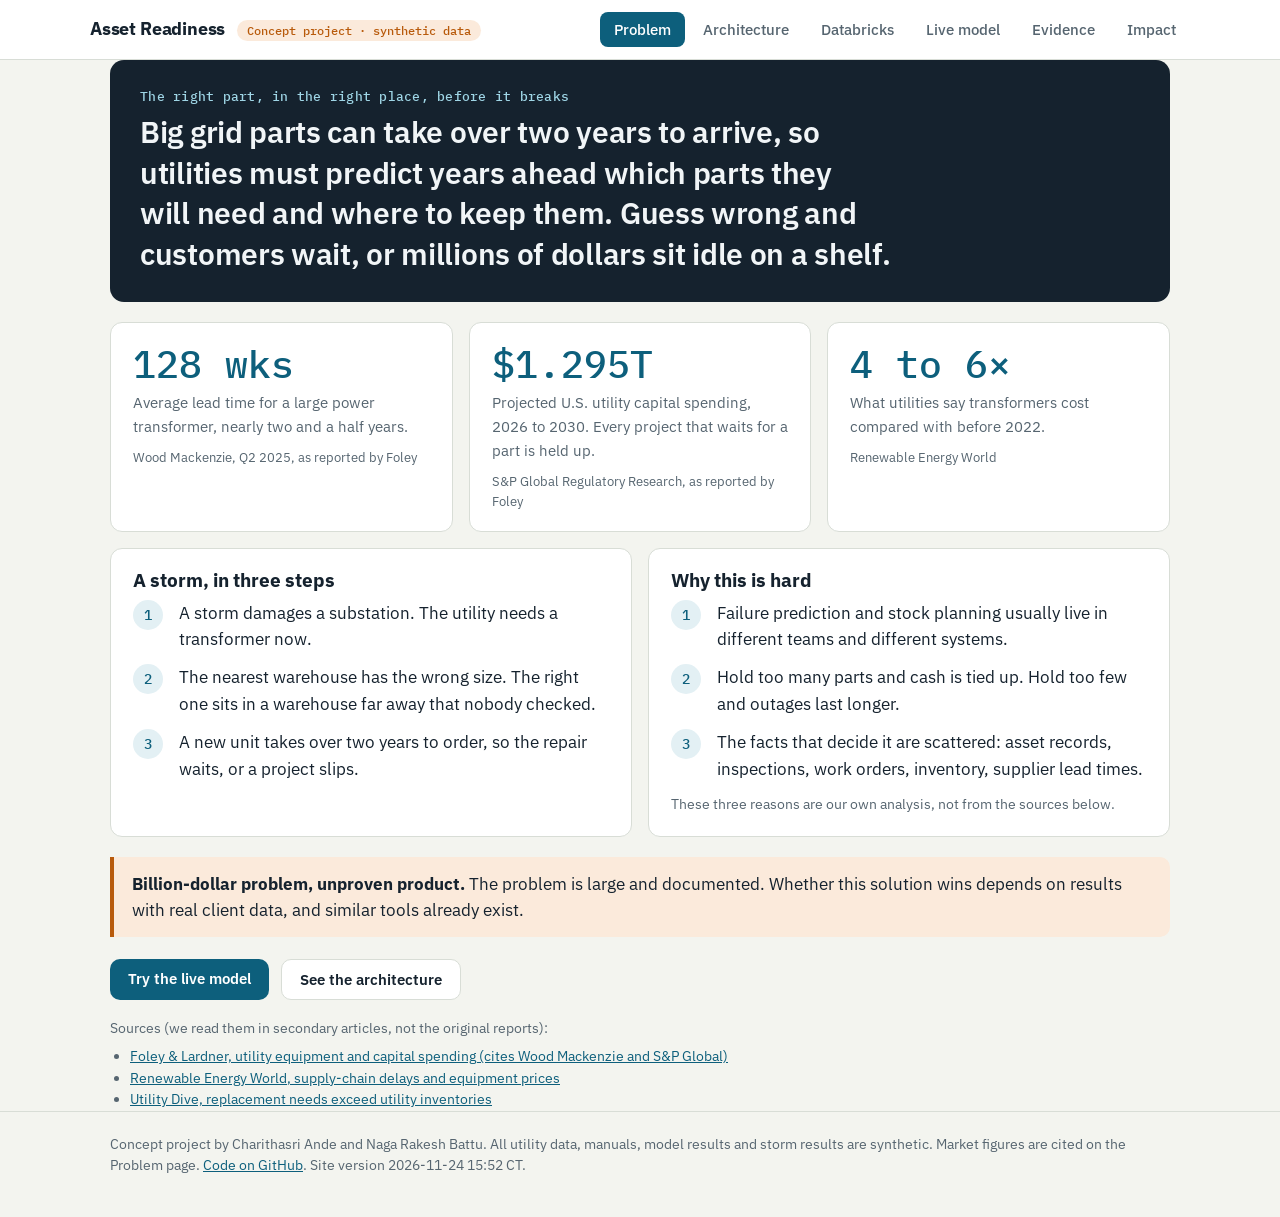
<file: index.html>
<!DOCTYPE html>
<html lang="en">
<head>
<meta charset="utf-8">
<meta name="viewport" content="width=device-width, initial-scale=1">
<title>Problem · Asset Readiness</title>
<meta name="description" content="Asset Readiness: a concept project that predicts which grid equipment will fail and where to keep spare parts. Synthetic data, tested code.">
<link rel="preconnect" href="https://fonts.googleapis.com">
<link rel="preconnect" href="https://fonts.gstatic.com" crossorigin>
<link href="https://fonts.googleapis.com/css2?family=IBM+Plex+Mono:wght@400;500&family=IBM+Plex+Sans:wght@400;500;600;700&display=swap" rel="stylesheet">
<link rel="icon" href="data:image/svg+xml,%3Csvg xmlns=%27http://www.w3.org/2000/svg%27 viewBox=%270 0 32 32%27%3E%3Crect width=%2732%27 height=%2732%27 rx=%277%27 fill=%27%230d5f7c%27/%3E%3Cpath d=%27M8 22 L16 8 L24 22 M11 17 H21%27 stroke=%27white%27 stroke-width=%273%27 fill=%27none%27 stroke-linecap=%27round%27 stroke-linejoin=%27round%27/%3E%3C/svg%3E">
<meta property="og:title" content="Asset Readiness">
<meta property="og:description" content="The right part, in the right place, before it breaks. A concept project on synthetic data.">
<link rel="stylesheet" href="site.css?v=202611241552">
</head>
<body>
<a class="skip" href="#main">Skip to content</a>
<header class="top"><div class="wrap bar">
  <a class="brand" href="index.html"><b>Asset Readiness</b><span class="tag">Concept project · synthetic data</span></a>
  <nav aria-label="Pages"><a href="index.html" aria-current="page">Problem</a><a href="architecture.html">Architecture</a><a href="databricks.html">Databricks</a><a href="live.html">Live model</a><a href="evidence.html">Evidence</a><a href="impact.html">Impact</a></nav>
</div></header>
<main class="wrap" id="main">

<div class="statement">
  <p class="eyebrow">The right part, in the right place, before it breaks</p>
  <p class="big">Big grid parts can take over two years to arrive, so utilities must predict years ahead which parts they will need and where to keep them. Guess wrong and customers wait, or millions of dollars sit idle on a shelf.</p>
</div>
<div class="grid g3">
  <div class="card stat"><b>128 wks</b><span>Average lead time for a large power transformer, nearly two and a half years.</span><small>Wood Mackenzie, Q2 2025, as reported by Foley</small></div>
  <div class="card stat"><b>$1.295T</b><span>Projected U.S. utility capital spending, 2026 to 2030. Every project that waits for a part is held up.</span><small>S&amp;P Global Regulatory Research, as reported by Foley</small></div>
  <div class="card stat"><b>4 to 6×</b><span>What utilities say transformers cost compared with before 2022.</span><small>Renewable Energy World</small></div>
</div>
<div class="grid g2" style="margin-top:16px">
  <div class="card"><h3>A storm, in three steps</h3><ol class="steps">
    <li><p>A storm damages a substation. The utility needs a transformer now.</p></li>
    <li><p>The nearest warehouse has the wrong size. The right one sits in a warehouse far away that nobody checked.</p></li>
    <li><p>A new unit takes over two years to order, so the repair waits, or a project slips.</p></li></ol></div>
  <div class="card"><h3>Why this is hard</h3><ol class="steps">
    <li><p>Failure prediction and stock planning usually live in different teams and different systems.</p></li>
    <li><p>Hold too many parts and cash is tied up. Hold too few and outages last longer.</p></li>
    <li><p>The facts that decide it are scattered: asset records, inspections, work orders, inventory, supplier lead times.</p></li></ol>
    <p class="src" style="margin-top:12px">These three reasons are our own analysis, not from the sources below.</p></div>
</div>
<div class="note"><b>Billion-dollar problem, unproven product.</b> The problem is large and documented. Whether this solution wins depends on results with real client data, and similar tools already exist.</div>
<div class="cta"><a class="btn" href="live.html">Try the live model</a><a class="btn ghost" href="architecture.html">See the architecture</a></div>
<div class="src">Sources (we read them in secondary articles, not the original reports):
  <ul>
    <li><a href="https://www.foley.com/?p=125261" target="_blank" rel="noopener">Foley &amp; Lardner, utility equipment and capital spending (cites Wood Mackenzie and S&amp;P Global)</a></li>
    <li><a href="https://www.renewableenergyworld.com/?p=80798132761" target="_blank" rel="noopener">Renewable Energy World, supply-chain delays and equipment prices</a></li>
    <li><a href="https://www.utilitydive.com/news/electric-transformer-shortage-nrel-niac/738947/" target="_blank" rel="noopener">Utility Dive, replacement needs exceed utility inventories</a></li>
  </ul></div>

</main>
<footer><div class="wrap">Concept project by Charithasri Ande and Naga Rakesh Battu. All utility data, manuals, model results and storm results are synthetic. Market figures are cited on the Problem page. <a href="https://github.com/Naga-Rakesh-Battu/Asset-readiness" target="_blank" rel="noopener">Code on GitHub</a>. Site version 2026-11-24 15:52 CT.</div></footer>

<script src="site.js?v=202611241552"></script>
</body>
</html>
</file>
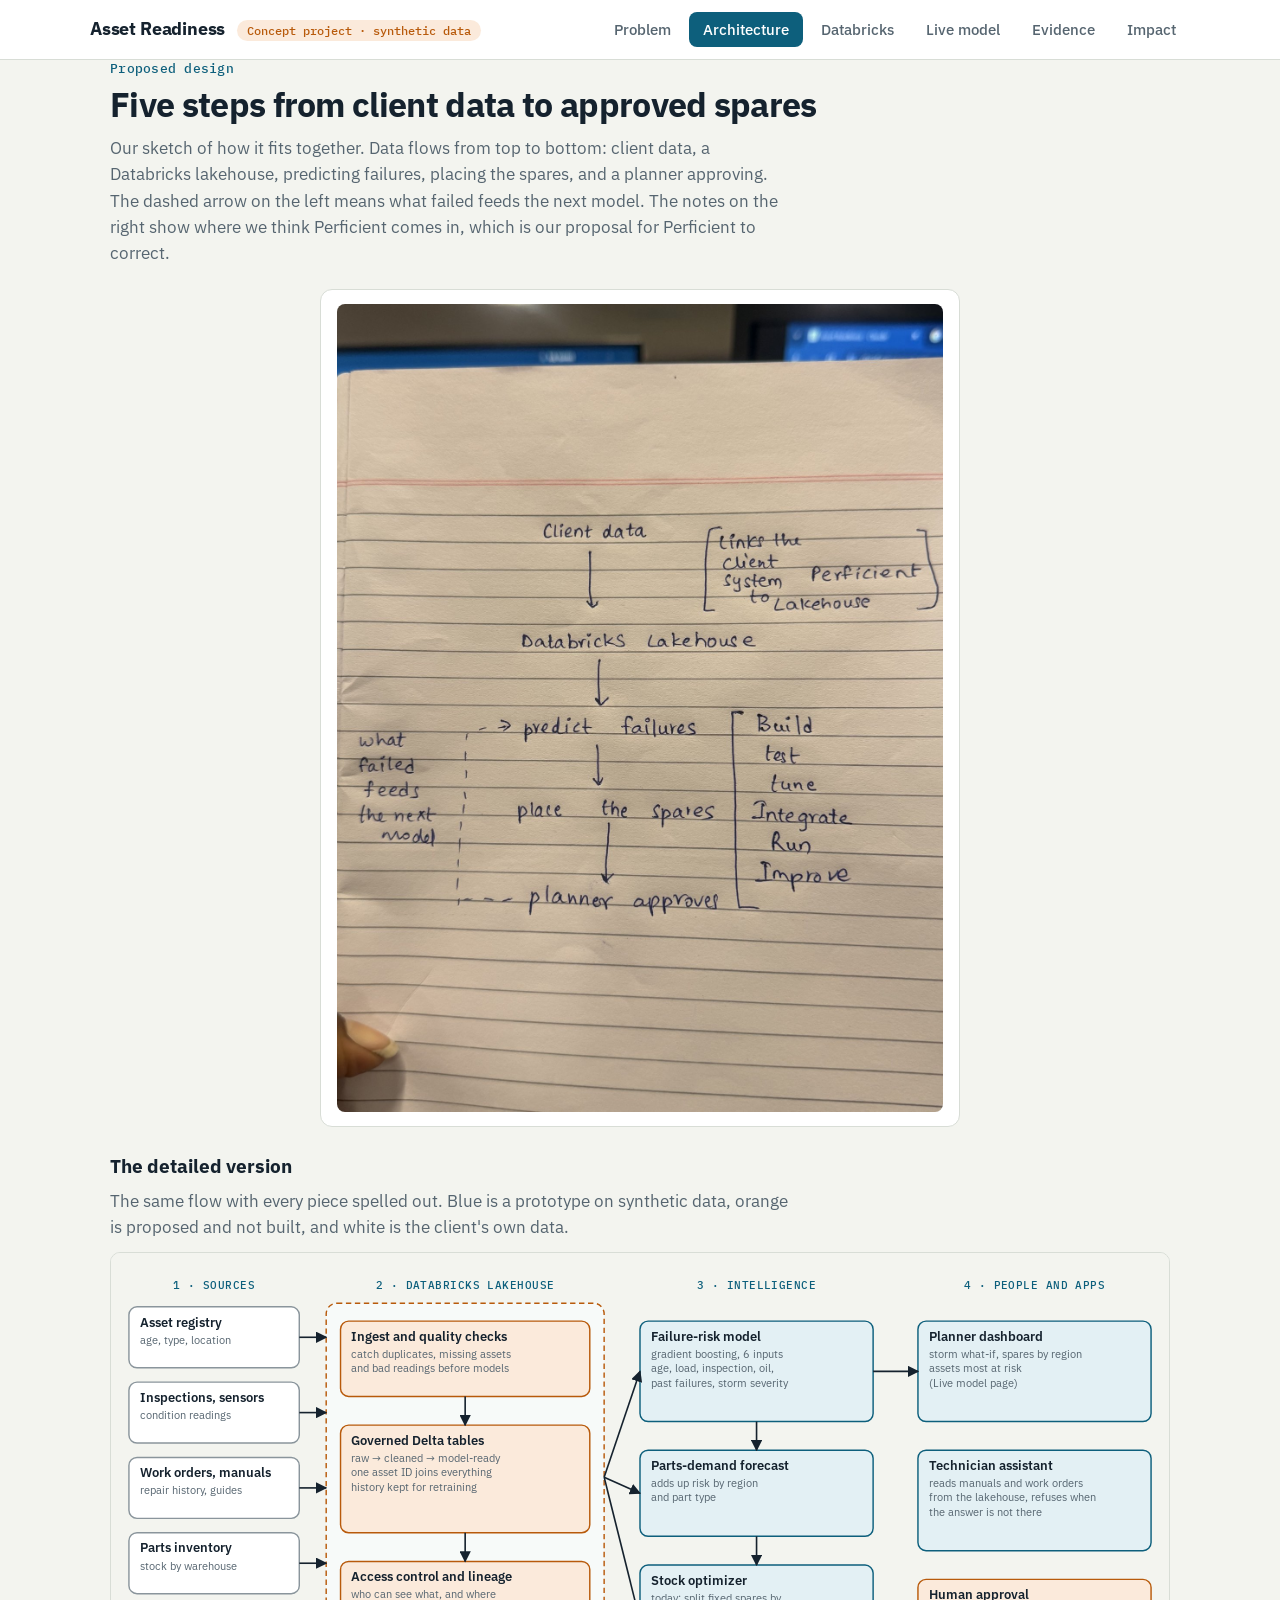
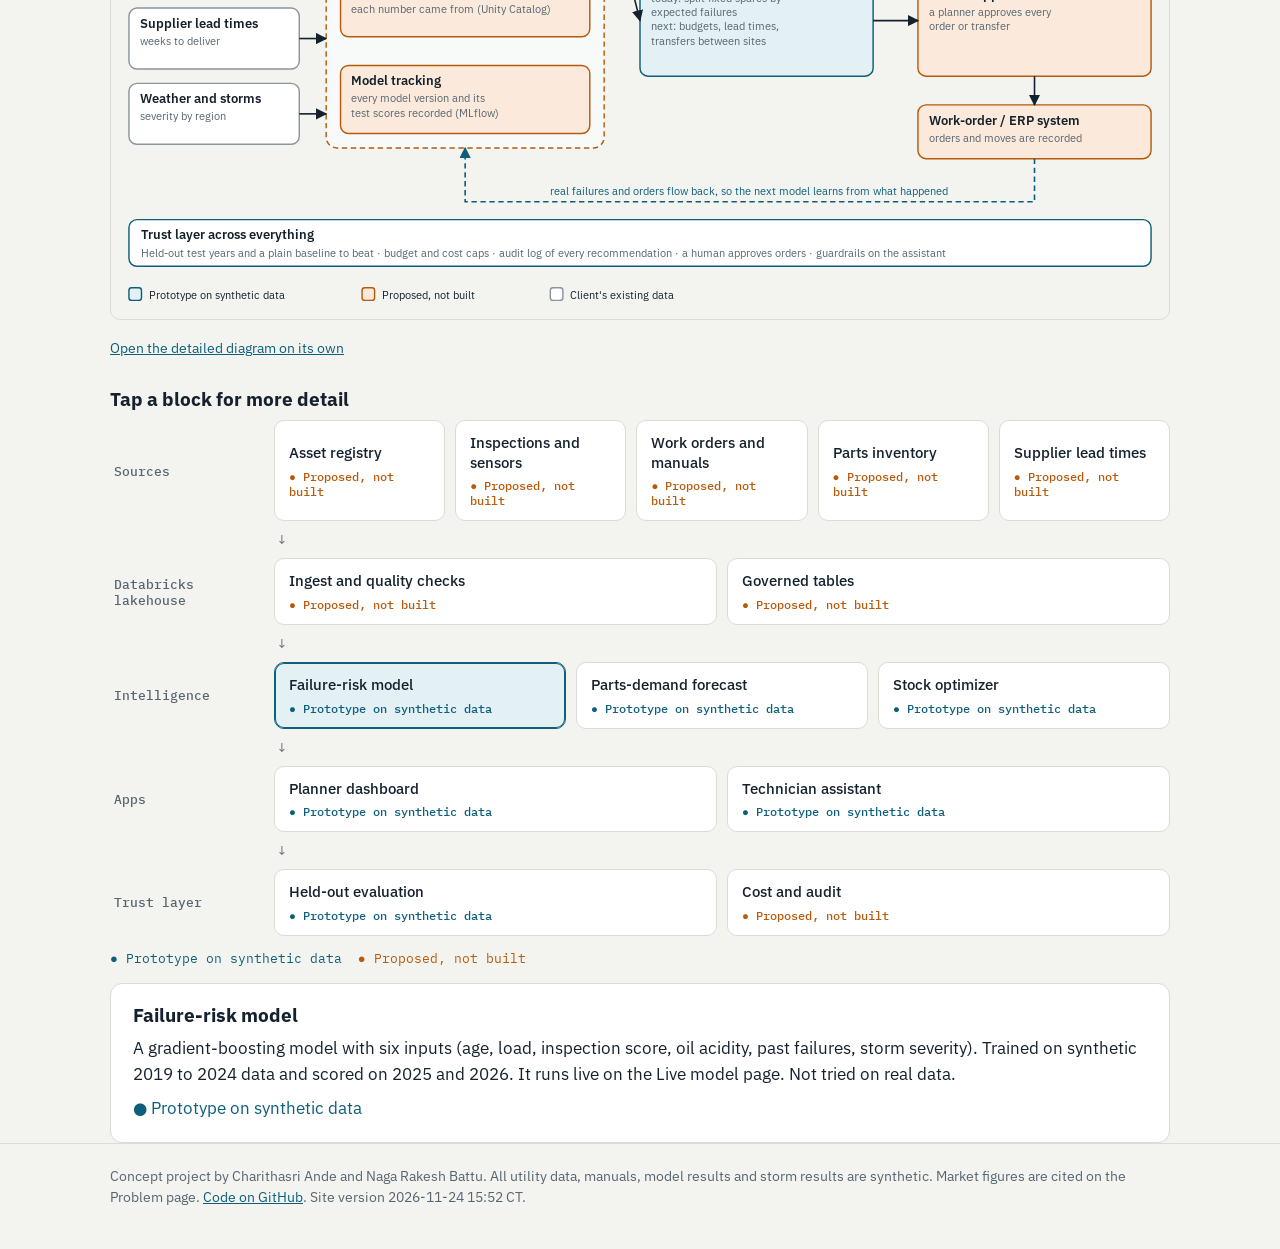
<file: architecture.html>
<!DOCTYPE html>
<html lang="en">
<head>
<meta charset="utf-8">
<meta name="viewport" content="width=device-width, initial-scale=1">
<title>Architecture · Asset Readiness</title>
<meta name="description" content="Asset Readiness: a concept project that predicts which grid equipment will fail and where to keep spare parts. Synthetic data, tested code.">
<link rel="preconnect" href="https://fonts.googleapis.com">
<link rel="preconnect" href="https://fonts.gstatic.com" crossorigin>
<link href="https://fonts.googleapis.com/css2?family=IBM+Plex+Mono:wght@400;500&family=IBM+Plex+Sans:wght@400;500;600;700&display=swap" rel="stylesheet">
<link rel="icon" href="data:image/svg+xml,%3Csvg xmlns=%27http://www.w3.org/2000/svg%27 viewBox=%270 0 32 32%27%3E%3Crect width=%2732%27 height=%2732%27 rx=%277%27 fill=%27%230d5f7c%27/%3E%3Cpath d=%27M8 22 L16 8 L24 22 M11 17 H21%27 stroke=%27white%27 stroke-width=%273%27 fill=%27none%27 stroke-linecap=%27round%27 stroke-linejoin=%27round%27/%3E%3C/svg%3E">
<meta property="og:title" content="Asset Readiness">
<meta property="og:description" content="The right part, in the right place, before it breaks. A concept project on synthetic data.">
<link rel="stylesheet" href="site.css?v=202611241552">
</head>
<body>
<a class="skip" href="#main">Skip to content</a>
<header class="top"><div class="wrap bar">
  <a class="brand" href="index.html"><b>Asset Readiness</b><span class="tag">Concept project · synthetic data</span></a>
  <nav aria-label="Pages"><a href="index.html">Problem</a><a href="architecture.html" aria-current="page">Architecture</a><a href="databricks.html">Databricks</a><a href="live.html">Live model</a><a href="evidence.html">Evidence</a><a href="impact.html">Impact</a></nav>
</div></header>
<main class="wrap" id="main">

<p class="eyebrow">Proposed design</p>
<h2>Five steps from client data to approved spares</h2>
<p class="lede">Our sketch of how it fits together. Data flows from top to bottom: client data, a Databricks lakehouse, predicting failures, placing the spares, and a planner approving. The dashed arrow on the left means what failed feeds the next model. The notes on the right show where we think Perficient comes in, which is our proposal for Perficient to correct.</p>
<figure class="card fig" style="max-width:640px;margin:0 auto"><img src="architecture.jpg?v=202611241552" alt="Hand-drawn architecture. Client data flows down to a Databricks Lakehouse, then predict failures, place the spares, and planner approves. A dashed arrow labeled what failed feeds the next model returns to predict failures. Perficient links the client system to the lakehouse and handles build, test, tune, integrate, run and improve." style="width:100%;height:auto;border-radius:8px;display:block"></figure>
<h3 class="sec">The detailed version</h3>
<p class="lede" style="margin-bottom:12px">The same flow with every piece spelled out. Blue is a prototype on synthetic data, orange is proposed and not built, and white is the client's own data.</p>
<div class="tblwrap" style="background:var(--paper)"><div style="min-width:860px"><svg xmlns="http://www.w3.org/2000/svg" viewBox="0 0 1180 734" width="100%" role="img" aria-labelledby="ar2-title ar2-desc" class="ar-diagram">
<title id="ar2-title">Asset Readiness detailed architecture</title>
<desc id="ar2-desc">Data from six sources flows into a Databricks lakehouse, then through a failure-risk model, a parts-demand forecast and a stock optimizer, then to a planner dashboard, a technician assistant and human approval, with a trust layer across all of it.</desc>
<style>.ar-t{font:600 14px "IBM Plex Sans",system-ui,Arial,sans-serif}.ar-s{font:400 12.5px "IBM Plex Sans",system-ui,Arial,sans-serif}.ar-c{font:500 12.5px "IBM Plex Mono",ui-monospace,monospace;fill:#0d5f7c;letter-spacing:.04em}.ar-lg{font:400 12.5px "IBM Plex Sans",system-ui,Arial,sans-serif;fill:#15222e}</style>
<defs><marker id="ar-ah" viewBox="0 0 10 10" refX="9" refY="5" markerWidth="7" markerHeight="7" orient="auto-start-reverse"><path d="M0,0 L10,5 L0,10 z" fill="#15222e"/></marker>
<marker id="ar-ah2" viewBox="0 0 10 10" refX="9" refY="5" markerWidth="7" markerHeight="7" orient="auto-start-reverse"><path d="M0,0 L10,5 L0,10 z" fill="#0d5f7c"/></marker></defs>
<rect width="1180" height="734" fill="#f3f4ef"/>
<text x="115.0" y="40" class="ar-c" text-anchor="middle">1 · SOURCES</text>
<text x="395.0" y="40" class="ar-c" text-anchor="middle">2 · DATABRICKS LAKEHOUSE</text>
<text x="720.0" y="40" class="ar-c" text-anchor="middle">3 · INTELLIGENCE</text>
<text x="1030.0" y="40" class="ar-c" text-anchor="middle">4 · PEOPLE AND APPS</text>
<rect x="20" y="60" width="190" height="68" rx="9" fill="#ffffff" stroke="#8a959c" stroke-width="1.6"/>
<text x="32" y="82" class="ar-t" fill="#15222e">Asset registry</text>
<text x="32" y="101" class="ar-s" fill="#566570">age, type, location</text>
<rect x="20" y="144" width="190" height="68" rx="9" fill="#ffffff" stroke="#8a959c" stroke-width="1.6"/>
<text x="32" y="166" class="ar-t" fill="#15222e">Inspections, sensors</text>
<text x="32" y="185" class="ar-s" fill="#566570">condition readings</text>
<rect x="20" y="228" width="190" height="68" rx="9" fill="#ffffff" stroke="#8a959c" stroke-width="1.6"/>
<text x="32" y="250" class="ar-t" fill="#15222e">Work orders, manuals</text>
<text x="32" y="269" class="ar-s" fill="#566570">repair history, guides</text>
<rect x="20" y="312" width="190" height="68" rx="9" fill="#ffffff" stroke="#8a959c" stroke-width="1.6"/>
<text x="32" y="334" class="ar-t" fill="#15222e">Parts inventory</text>
<text x="32" y="353" class="ar-s" fill="#566570">stock by warehouse</text>
<rect x="20" y="396" width="190" height="68" rx="9" fill="#ffffff" stroke="#8a959c" stroke-width="1.6"/>
<text x="32" y="418" class="ar-t" fill="#15222e">Supplier lead times</text>
<text x="32" y="437" class="ar-s" fill="#566570">weeks to deliver</text>
<rect x="20" y="480" width="190" height="68" rx="9" fill="#ffffff" stroke="#8a959c" stroke-width="1.6"/>
<text x="32" y="502" class="ar-t" fill="#15222e">Weather and storms</text>
<text x="32" y="521" class="ar-s" fill="#566570">severity by region</text>
<rect x="240" y="56" width="310" height="496" rx="12" fill="#f7faf9" stroke="#b85a0b" stroke-width="1.6" stroke-dasharray="6 4"/>
<rect x="256" y="76" width="278" height="84" rx="9" fill="#fbeadb" stroke="#b85a0b" stroke-width="1.6"/>
<text x="268" y="98" class="ar-t" fill="#15222e">Ingest and quality checks</text>
<text x="268" y="117" class="ar-s" fill="#566570">catch duplicates, missing assets</text>
<text x="268" y="133" class="ar-s" fill="#566570">and bad readings before models</text>
<rect x="256" y="192" width="278" height="120" rx="9" fill="#fbeadb" stroke="#b85a0b" stroke-width="1.6"/>
<text x="268" y="214" class="ar-t" fill="#15222e">Governed Delta tables</text>
<text x="268" y="233" class="ar-s" fill="#566570">raw  →  cleaned  →  model-ready</text>
<text x="268" y="249" class="ar-s" fill="#566570">one asset ID joins everything</text>
<text x="268" y="265" class="ar-s" fill="#566570">history kept for retraining</text>
<rect x="256" y="344" width="278" height="84" rx="9" fill="#fbeadb" stroke="#b85a0b" stroke-width="1.6"/>
<text x="268" y="366" class="ar-t" fill="#15222e">Access control and lineage</text>
<text x="268" y="385" class="ar-s" fill="#566570">who can see what, and where</text>
<text x="268" y="401" class="ar-s" fill="#566570">each number came from (Unity Catalog)</text>
<rect x="256" y="460" width="278" height="76" rx="9" fill="#fbeadb" stroke="#b85a0b" stroke-width="1.6"/>
<text x="268" y="482" class="ar-t" fill="#15222e">Model tracking</text>
<text x="268" y="501" class="ar-s" fill="#566570">every model version and its</text>
<text x="268" y="517" class="ar-s" fill="#566570">test scores recorded (MLflow)</text>
<rect x="590" y="76" width="260" height="112" rx="9" fill="#e3f0f4" stroke="#0d5f7c" stroke-width="1.6"/>
<text x="602" y="98" class="ar-t" fill="#15222e">Failure-risk model</text>
<text x="602" y="117" class="ar-s" fill="#566570">gradient boosting, 6 inputs</text>
<text x="602" y="133" class="ar-s" fill="#566570">age, load, inspection, oil,</text>
<text x="602" y="149" class="ar-s" fill="#566570">past failures, storm severity</text>
<rect x="590" y="220" width="260" height="96" rx="9" fill="#e3f0f4" stroke="#0d5f7c" stroke-width="1.6"/>
<text x="602" y="242" class="ar-t" fill="#15222e">Parts-demand forecast</text>
<text x="602" y="261" class="ar-s" fill="#566570">adds up risk by region</text>
<text x="602" y="277" class="ar-s" fill="#566570">and part type</text>
<rect x="590" y="348" width="260" height="124" rx="9" fill="#e3f0f4" stroke="#0d5f7c" stroke-width="1.6"/>
<text x="602" y="370" class="ar-t" fill="#15222e">Stock optimizer</text>
<text x="602" y="389" class="ar-s" fill="#566570">today: split fixed spares by</text>
<text x="602" y="405" class="ar-s" fill="#566570">expected failures</text>
<text x="602" y="421" class="ar-s" fill="#566570">next: budgets, lead times,</text>
<text x="602" y="437" class="ar-s" fill="#566570">transfers between sites</text>
<rect x="900" y="76" width="260" height="112" rx="9" fill="#e3f0f4" stroke="#0d5f7c" stroke-width="1.6"/>
<text x="912" y="98" class="ar-t" fill="#15222e">Planner dashboard</text>
<text x="912" y="117" class="ar-s" fill="#566570">storm what-if, spares by region</text>
<text x="912" y="133" class="ar-s" fill="#566570">assets most at risk</text>
<text x="912" y="149" class="ar-s" fill="#566570">(Live model page)</text>
<rect x="900" y="220" width="260" height="112" rx="9" fill="#e3f0f4" stroke="#0d5f7c" stroke-width="1.6"/>
<text x="912" y="242" class="ar-t" fill="#15222e">Technician assistant</text>
<text x="912" y="261" class="ar-s" fill="#566570">reads manuals and work orders</text>
<text x="912" y="277" class="ar-s" fill="#566570">from the lakehouse, refuses when</text>
<text x="912" y="293" class="ar-s" fill="#566570">the answer is not there</text>
<rect x="900" y="364" width="260" height="108" rx="9" fill="#fbeadb" stroke="#b85a0b" stroke-width="1.6"/>
<text x="912" y="386" class="ar-t" fill="#15222e">Human approval</text>
<text x="912" y="405" class="ar-s" fill="#566570">a planner approves every</text>
<text x="912" y="421" class="ar-s" fill="#566570">order or transfer</text>
<rect x="900" y="504" width="260" height="60" rx="9" fill="#fbeadb" stroke="#b85a0b" stroke-width="1.6"/>
<text x="912" y="526" class="ar-t" fill="#15222e">Work-order / ERP system</text>
<text x="912" y="545" class="ar-s" fill="#566570">orders and moves are recorded</text>
<path d="M210,94 L240,94" stroke="#15222e" stroke-width="1.8" fill="none" marker-end="url(#ar-ah)"/>
<path d="M210,178 L240,178" stroke="#15222e" stroke-width="1.8" fill="none" marker-end="url(#ar-ah)"/>
<path d="M210,262 L240,262" stroke="#15222e" stroke-width="1.8" fill="none" marker-end="url(#ar-ah)"/>
<path d="M210,346 L240,346" stroke="#15222e" stroke-width="1.8" fill="none" marker-end="url(#ar-ah)"/>
<path d="M210,430 L240,430" stroke="#15222e" stroke-width="1.8" fill="none" marker-end="url(#ar-ah)"/>
<path d="M210,514 L240,514" stroke="#15222e" stroke-width="1.8" fill="none" marker-end="url(#ar-ah)"/>
<path d="M395,160 L395,192" stroke="#15222e" stroke-width="1.8" fill="none" marker-end="url(#ar-ah)"/>
<path d="M395,312 L395,344" stroke="#15222e" stroke-width="1.8" fill="none" marker-end="url(#ar-ah)"/>
<path d="M550,250 L590,132" stroke="#15222e" stroke-width="1.8" fill="none" marker-end="url(#ar-ah)"/>
<path d="M550,250 L590,268" stroke="#15222e" stroke-width="1.8" fill="none" marker-end="url(#ar-ah)"/>
<path d="M550,250 L590,410" stroke="#15222e" stroke-width="1.8" fill="none" marker-end="url(#ar-ah)"/>
<path d="M720,188 L720,220" stroke="#15222e" stroke-width="1.8" fill="none" marker-end="url(#ar-ah)"/>
<path d="M720,316 L720,348" stroke="#15222e" stroke-width="1.8" fill="none" marker-end="url(#ar-ah)"/>
<path d="M850,132 L900,132" stroke="#15222e" stroke-width="1.8" fill="none" marker-end="url(#ar-ah)"/>
<path d="M850,410 L900,410" stroke="#15222e" stroke-width="1.8" fill="none" marker-end="url(#ar-ah)"/>
<path d="M1030,472 L1030,504" stroke="#15222e" stroke-width="1.8" fill="none" marker-end="url(#ar-ah)"/>
<path d="M1030,564 L1030,612 L395,612 L395,552" stroke="#0d5f7c" stroke-width="1.8" fill="none" stroke-dasharray="6 4" marker-end="url(#ar-ah2)"/>
<text x="712" y="604" class="ar-s" fill="#0d5f7c" text-anchor="middle">real failures and orders flow back, so the next model learns from what happened</text>
<rect x="20" y="632" width="1140" height="52" rx="9" fill="#ffffff" stroke="#0d5f7c" stroke-width="1.6"/>
<text x="34" y="654" class="ar-t" fill="#15222e">Trust layer across everything</text>
<text x="34" y="674" class="ar-s" fill="#566570">Held-out test years and a plain baseline to beat  ·  budget and cost caps  ·  audit log of every recommendation  ·  a human approves orders  ·  guardrails on the assistant</text>
<g transform="translate(20,708)"><rect width="14" height="14" rx="3" fill="#e3f0f4" stroke="#0d5f7c" stroke-width="1.6"/><text x="22" y="12" class="ar-lg">Prototype on synthetic data</text>
<rect x="260" width="14" height="14" rx="3" fill="#fbeadb" stroke="#b85a0b" stroke-width="1.6"/><text x="282" y="12" class="ar-lg">Proposed, not built</text>
<rect x="470" width="14" height="14" rx="3" fill="#ffffff" stroke="#8a959c" stroke-width="1.6"/><text x="492" y="12" class="ar-lg">Client's existing data</text></g>
</svg></div></div>
<p class="src"><a href="architecture_detailed.svg" target="_blank" rel="noopener">Open the detailed diagram on its own</a></p>
<h3 class="sec">Tap a block for more detail</h3>
<div class="layers" id="layers"></div>
<div class="legend"><span class="st-sim">● Prototype on synthetic data</span><span class="st-prop">● Proposed, not built</span></div>
<div class="card detail" id="detail" aria-live="polite"></div>

</main>
<footer><div class="wrap">Concept project by Charithasri Ande and Naga Rakesh Battu. All utility data, manuals, model results and storm results are synthetic. Market figures are cited on the Problem page. <a href="https://github.com/Naga-Rakesh-Battu/Asset-readiness" target="_blank" rel="noopener">Code on GitHub</a>. Site version 2026-11-24 15:52 CT.</div></footer>

<script src="site.js?v=202611241552"></script>
</body>
</html>
</file>
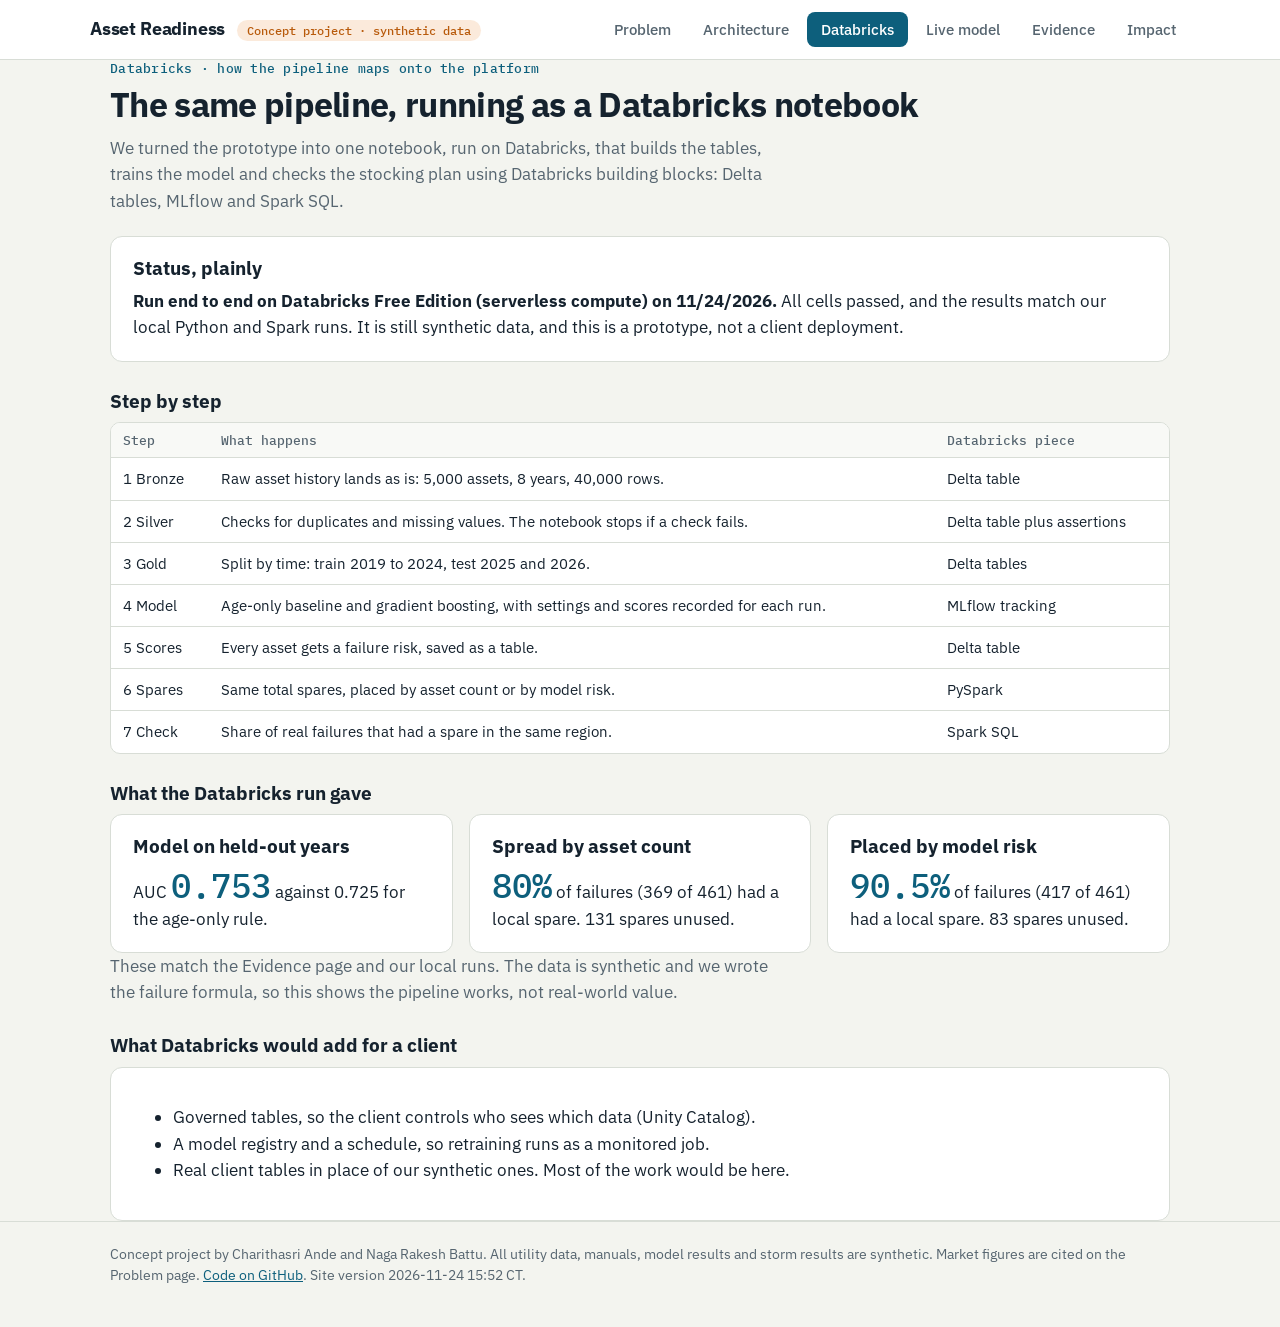
<file: databricks.html>
<!DOCTYPE html>
<html lang="en">
<head>
<meta charset="utf-8">
<meta name="viewport" content="width=device-width, initial-scale=1">
<title>Databricks · Asset Readiness</title>
<meta name="description" content="Asset Readiness: a concept project that predicts which grid equipment will fail and where to keep spare parts. Synthetic data, tested code.">
<link rel="preconnect" href="https://fonts.googleapis.com">
<link rel="preconnect" href="https://fonts.gstatic.com" crossorigin>
<link href="https://fonts.googleapis.com/css2?family=IBM+Plex+Mono:wght@400;500&family=IBM+Plex+Sans:wght@400;500;600;700&display=swap" rel="stylesheet">
<link rel="icon" href="data:image/svg+xml,%3Csvg xmlns=%27http://www.w3.org/2000/svg%27 viewBox=%270 0 32 32%27%3E%3Crect width=%2732%27 height=%2732%27 rx=%277%27 fill=%27%230d5f7c%27/%3E%3Cpath d=%27M8 22 L16 8 L24 22 M11 17 H21%27 stroke=%27white%27 stroke-width=%273%27 fill=%27none%27 stroke-linecap=%27round%27 stroke-linejoin=%27round%27/%3E%3C/svg%3E">
<meta property="og:title" content="Asset Readiness">
<meta property="og:description" content="The right part, in the right place, before it breaks. A concept project on synthetic data.">
<link rel="stylesheet" href="site.css?v=202611241552">
</head>
<body>
<a class="skip" href="#main">Skip to content</a>
<header class="top"><div class="wrap bar">
  <a class="brand" href="index.html"><b>Asset Readiness</b><span class="tag">Concept project · synthetic data</span></a>
  <nav aria-label="Pages"><a href="index.html">Problem</a><a href="architecture.html">Architecture</a><a href="databricks.html" aria-current="page">Databricks</a><a href="live.html">Live model</a><a href="evidence.html">Evidence</a><a href="impact.html">Impact</a></nav>
</div></header>
<main class="wrap" id="main">

<p class="eyebrow">Databricks · how the pipeline maps onto the platform</p>
<h2>The same pipeline, running as a Databricks notebook</h2>
<p class="lede">We turned the prototype into one notebook, run on Databricks, that builds the tables, trains the model and checks the stocking plan using Databricks building blocks: Delta tables, MLflow and Spark SQL.</p>
<div class="card"><h3>Status, plainly</h3>
<p><b>Run end to end on Databricks Free Edition (serverless compute) on 11/24/2026.</b> All cells passed, and the results match our local Python and Spark runs. It is still synthetic data, and this is a prototype, not a client deployment.</p></div>
<h3 class="sec">Step by step</h3>
<div class="tblwrap wrapcell"><table>
  <tr><th>Step</th><th>What happens</th><th>Databricks piece</th></tr>
  <tr><td>1 Bronze</td><td>Raw asset history lands as is: 5,000 assets, 8 years, 40,000 rows.</td><td>Delta table</td></tr>
  <tr><td>2 Silver</td><td>Checks for duplicates and missing values. The notebook stops if a check fails.</td><td>Delta table plus assertions</td></tr>
  <tr><td>3 Gold</td><td>Split by time: train 2019 to 2024, test 2025 and 2026.</td><td>Delta tables</td></tr>
  <tr><td>4 Model</td><td>Age-only baseline and gradient boosting, with settings and scores recorded for each run.</td><td>MLflow tracking</td></tr>
  <tr><td>5 Scores</td><td>Every asset gets a failure risk, saved as a table.</td><td>Delta table</td></tr>
  <tr><td>6 Spares</td><td>Same total spares, placed by asset count or by model risk.</td><td>PySpark</td></tr>
  <tr><td>7 Check</td><td>Share of real failures that had a spare in the same region.</td><td>Spark SQL</td></tr>
</table></div>
<h3 class="sec">What the Databricks run gave</h3>
<div class="grid g3">
  <div class="card"><h3>Model on held-out years</h3><p>AUC <span class="big-n">0.753</span> against 0.725 for the age-only rule.</p></div>
  <div class="card"><h3>Spread by asset count</h3><p><span class="big-n">80%</span> of failures (369 of 461) had a local spare. 131 spares unused.</p></div>
  <div class="card"><h3>Placed by model risk</h3><p><span class="big-n">90.5%</span> of failures (417 of 461) had a local spare. 83 spares unused.</p></div>
</div>
<p class="lede">These match the Evidence page and our local runs. The data is synthetic and we wrote the failure formula, so this shows the pipeline works, not real-world value.</p>
<h3 class="sec">What Databricks would add for a client</h3>
<div class="card"><ul>
  <li>Governed tables, so the client controls who sees which data (Unity Catalog).</li>
  <li>A model registry and a schedule, so retraining runs as a monitored job.</li>
  <li>Real client tables in place of our synthetic ones. Most of the work would be here.</li>
</ul></div>

</main>
<footer><div class="wrap">Concept project by Charithasri Ande and Naga Rakesh Battu. All utility data, manuals, model results and storm results are synthetic. Market figures are cited on the Problem page. <a href="https://github.com/Naga-Rakesh-Battu/Asset-readiness" target="_blank" rel="noopener">Code on GitHub</a>. Site version 2026-11-24 15:52 CT.</div></footer>

<script src="site.js?v=202611241552"></script>
</body>
</html>
</file>
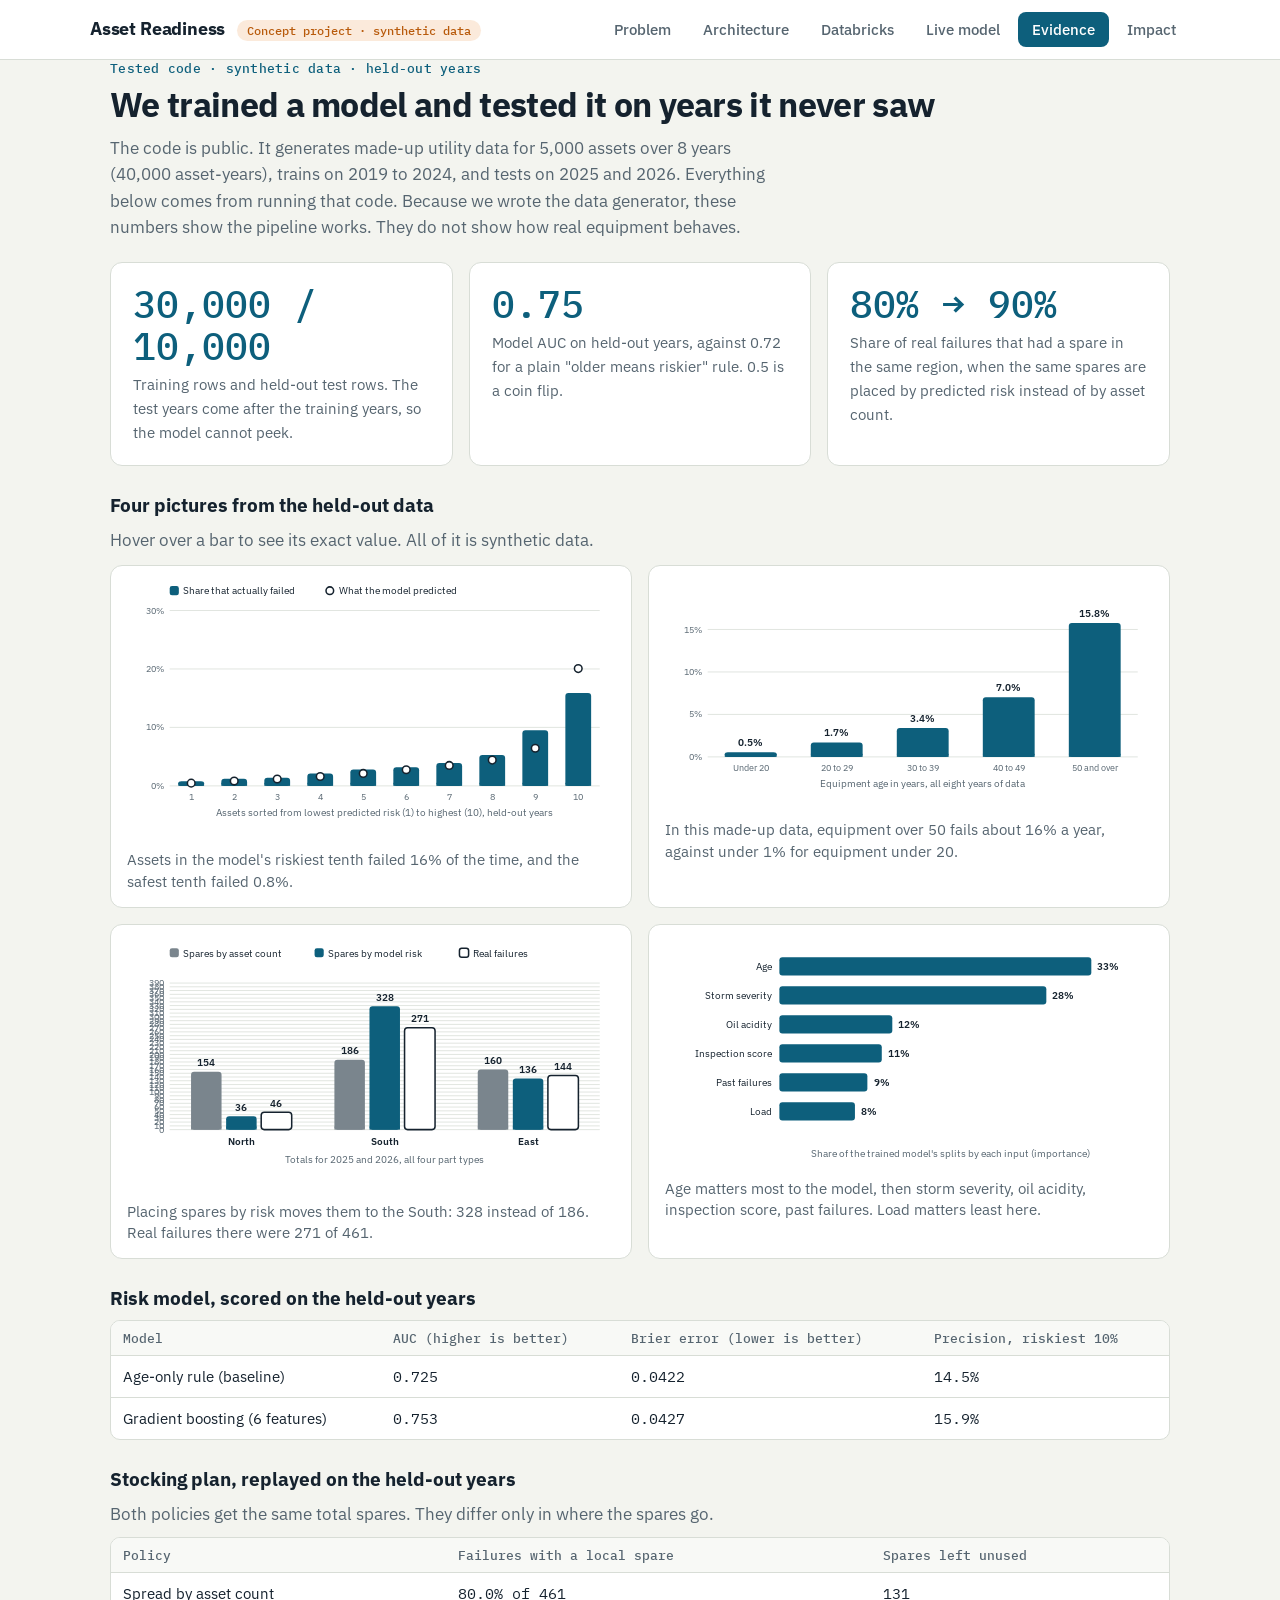
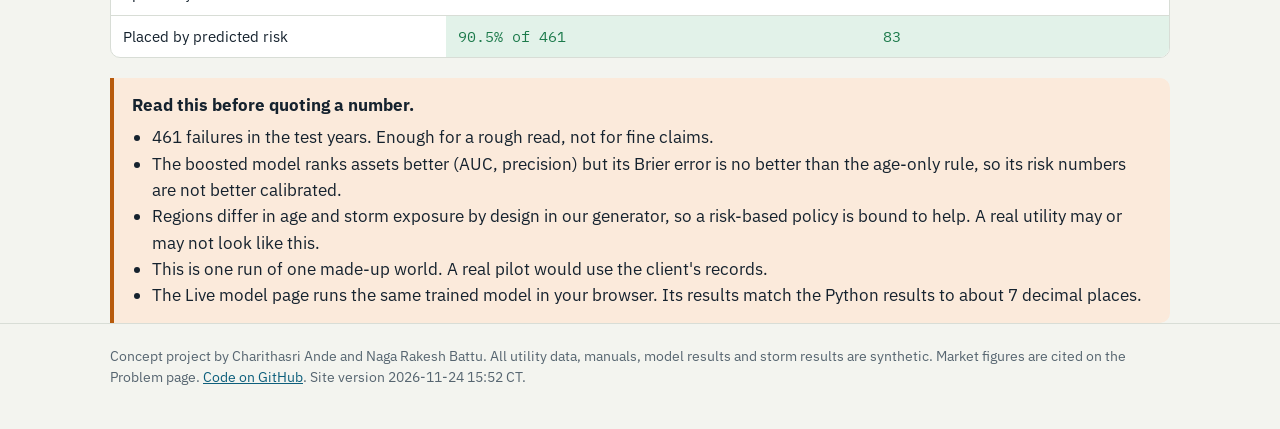
<file: evidence.html>
<!DOCTYPE html>
<html lang="en">
<head>
<meta charset="utf-8">
<meta name="viewport" content="width=device-width, initial-scale=1">
<title>Evidence · Asset Readiness</title>
<meta name="description" content="Asset Readiness: a concept project that predicts which grid equipment will fail and where to keep spare parts. Synthetic data, tested code.">
<link rel="preconnect" href="https://fonts.googleapis.com">
<link rel="preconnect" href="https://fonts.gstatic.com" crossorigin>
<link href="https://fonts.googleapis.com/css2?family=IBM+Plex+Mono:wght@400;500&family=IBM+Plex+Sans:wght@400;500;600;700&display=swap" rel="stylesheet">
<link rel="icon" href="data:image/svg+xml,%3Csvg xmlns=%27http://www.w3.org/2000/svg%27 viewBox=%270 0 32 32%27%3E%3Crect width=%2732%27 height=%2732%27 rx=%277%27 fill=%27%230d5f7c%27/%3E%3Cpath d=%27M8 22 L16 8 L24 22 M11 17 H21%27 stroke=%27white%27 stroke-width=%273%27 fill=%27none%27 stroke-linecap=%27round%27 stroke-linejoin=%27round%27/%3E%3C/svg%3E">
<meta property="og:title" content="Asset Readiness">
<meta property="og:description" content="The right part, in the right place, before it breaks. A concept project on synthetic data.">
<link rel="stylesheet" href="site.css?v=202611241552">
</head>
<body>
<a class="skip" href="#main">Skip to content</a>
<header class="top"><div class="wrap bar">
  <a class="brand" href="index.html"><b>Asset Readiness</b><span class="tag">Concept project · synthetic data</span></a>
  <nav aria-label="Pages"><a href="index.html">Problem</a><a href="architecture.html">Architecture</a><a href="databricks.html">Databricks</a><a href="live.html">Live model</a><a href="evidence.html" aria-current="page">Evidence</a><a href="impact.html">Impact</a></nav>
</div></header>
<main class="wrap" id="main">

<p class="eyebrow">Tested code · synthetic data · held-out years</p>
<h2>We trained a model and tested it on years it never saw</h2>
<p class="lede">The code is public. It generates made-up utility data for 5,000 assets over 8 years (40,000 asset-years), trains on 2019 to 2024, and tests on 2025 and 2026. Everything below comes from running that code. Because we wrote the data generator, these numbers show the pipeline works. They do not show how real equipment behaves.</p>
<div class="grid g3">
  <div class="card stat"><b>30,000 / 10,000</b><span>Training rows and held-out test rows. The test years come after the training years, so the model cannot peek.</span></div>
  <div class="card stat"><b>0.75</b><span>Model AUC on held-out years, against 0.72 for a plain "older means riskier" rule. 0.5 is a coin flip.</span></div>
  <div class="card stat"><b>80% → 90%</b><span>Share of real failures that had a spare in the same region, when the same spares are placed by predicted risk instead of by asset count.</span></div>
</div>
<h3 class="sec">Four pictures from the held-out data</h3>
<p class="lede" style="margin-bottom:12px">Hover over a bar to see its exact value. All of it is synthetic data.</p>
<div class="grid g2 figs">
  <figure class="card fig"><svg xmlns="http://www.w3.org/2000/svg" viewBox="0 0 640 340" width="100%" role="img" aria-label="Predicted versus actual failure rate by risk group" class="chart"><title>Predicted versus actual failure rate by risk group</title><desc>Bars show the share of assets that failed in each of ten risk groups. Circles show the model's prediction.</desc><line x1="56" x2="620" y1="270.0" y2="270.0" stroke="#d8ddd6" stroke-width="1"/><text x="48" y="274.0" font-family="IBM Plex Sans,system-ui,Arial,sans-serif" font-size="11.5" fill="#566570" text-anchor="end" font-weight="400">0%</text><line x1="56" x2="620" y1="193.3" y2="193.3" stroke="#d8ddd6" stroke-width="1"/><text x="48" y="197.33333333333331" font-family="IBM Plex Sans,system-ui,Arial,sans-serif" font-size="11.5" fill="#566570" text-anchor="end" font-weight="400">10%</text><line x1="56" x2="620" y1="116.7" y2="116.7" stroke="#d8ddd6" stroke-width="1"/><text x="48" y="120.66666666666666" font-family="IBM Plex Sans,system-ui,Arial,sans-serif" font-size="11.5" fill="#566570" text-anchor="end" font-weight="400">20%</text><line x1="56" x2="620" y1="40.0" y2="40.0" stroke="#d8ddd6" stroke-width="1"/><text x="48" y="44.0" font-family="IBM Plex Sans,system-ui,Arial,sans-serif" font-size="11.5" fill="#566570" text-anchor="end" font-weight="400">30%</text><g><title>Risk group 1 of 10: 0.8% actually failed (8 of 1000); model predicted 0.5%</title><rect x="67.3" y="263.9" width="33.8" height="6.1" rx="4" fill="#0d5f7c"/><rect x="67.3" y="266.0" width="33.8" height="4.0" fill="#0d5f7c"/></g><g><title>Model predicted 0.5%</title><circle cx="84.2" cy="266.4" r="5" fill="#ffffff" stroke="#15222e" stroke-width="2"/></g><text x="84.2" y="288" font-family="IBM Plex Sans,system-ui,Arial,sans-serif" font-size="12" fill="#566570" text-anchor="middle" font-weight="400">1</text><g><title>Risk group 2 of 10: 1.2% actually failed (12 of 1000); model predicted 0.8%</title><rect x="123.7" y="260.8" width="33.8" height="9.2" rx="4" fill="#0d5f7c"/><rect x="123.7" y="266.0" width="33.8" height="4.0" fill="#0d5f7c"/></g><g><title>Model predicted 0.8%</title><circle cx="140.6" cy="263.7" r="5" fill="#ffffff" stroke="#15222e" stroke-width="2"/></g><text x="140.6" y="288" font-family="IBM Plex Sans,system-ui,Arial,sans-serif" font-size="12" fill="#566570" text-anchor="middle" font-weight="400">2</text><g><title>Risk group 3 of 10: 1.4% actually failed (14 of 1000); model predicted 1.2%</title><rect x="180.1" y="259.3" width="33.8" height="10.7" rx="4" fill="#0d5f7c"/><rect x="180.1" y="266.0" width="33.8" height="4.0" fill="#0d5f7c"/></g><g><title>Model predicted 1.2%</title><circle cx="197.0" cy="261.0" r="5" fill="#ffffff" stroke="#15222e" stroke-width="2"/></g><text x="197.0" y="288" font-family="IBM Plex Sans,system-ui,Arial,sans-serif" font-size="12" fill="#566570" text-anchor="middle" font-weight="400">3</text><g><title>Risk group 4 of 10: 2.1% actually failed (21 of 1000); model predicted 1.6%</title><rect x="236.5" y="253.9" width="33.8" height="16.1" rx="4" fill="#0d5f7c"/><rect x="236.5" y="266.0" width="33.8" height="4.0" fill="#0d5f7c"/></g><g><title>Model predicted 1.6%</title><circle cx="253.4" cy="257.7" r="5" fill="#ffffff" stroke="#15222e" stroke-width="2"/></g><text x="253.39999999999998" y="288" font-family="IBM Plex Sans,system-ui,Arial,sans-serif" font-size="12" fill="#566570" text-anchor="middle" font-weight="400">4</text><g><title>Risk group 5 of 10: 2.8% actually failed (28 of 1000); model predicted 2.1%</title><rect x="292.9" y="248.5" width="33.8" height="21.5" rx="4" fill="#0d5f7c"/><rect x="292.9" y="266.0" width="33.8" height="4.0" fill="#0d5f7c"/></g><g><title>Model predicted 2.1%</title><circle cx="309.8" cy="253.7" r="5" fill="#ffffff" stroke="#15222e" stroke-width="2"/></g><text x="309.8" y="288" font-family="IBM Plex Sans,system-ui,Arial,sans-serif" font-size="12" fill="#566570" text-anchor="middle" font-weight="400">5</text><g><title>Risk group 6 of 10: 3.2% actually failed (32 of 1000); model predicted 2.8%</title><rect x="349.3" y="245.5" width="33.8" height="24.5" rx="4" fill="#0d5f7c"/><rect x="349.3" y="266.0" width="33.8" height="4.0" fill="#0d5f7c"/></g><g><title>Model predicted 2.8%</title><circle cx="366.2" cy="248.8" r="5" fill="#ffffff" stroke="#15222e" stroke-width="2"/></g><text x="366.2" y="288" font-family="IBM Plex Sans,system-ui,Arial,sans-serif" font-size="12" fill="#566570" text-anchor="middle" font-weight="400">6</text><g><title>Risk group 7 of 10: 3.9% actually failed (39 of 1000); model predicted 3.5%</title><rect x="405.7" y="240.1" width="33.8" height="29.9" rx="4" fill="#0d5f7c"/><rect x="405.7" y="266.0" width="33.8" height="4.0" fill="#0d5f7c"/></g><g><title>Model predicted 3.5%</title><circle cx="422.6" cy="243.2" r="5" fill="#ffffff" stroke="#15222e" stroke-width="2"/></g><text x="422.59999999999997" y="288" font-family="IBM Plex Sans,system-ui,Arial,sans-serif" font-size="12" fill="#566570" text-anchor="middle" font-weight="400">7</text><g><title>Risk group 8 of 10: 5.3% actually failed (53 of 1000); model predicted 4.4%</title><rect x="462.1" y="229.4" width="33.8" height="40.6" rx="4" fill="#0d5f7c"/><rect x="462.1" y="266.0" width="33.8" height="4.0" fill="#0d5f7c"/></g><g><title>Model predicted 4.4%</title><circle cx="479.0" cy="236.2" r="5" fill="#ffffff" stroke="#15222e" stroke-width="2"/></g><text x="479.0" y="288" font-family="IBM Plex Sans,system-ui,Arial,sans-serif" font-size="12" fill="#566570" text-anchor="middle" font-weight="400">8</text><g><title>Risk group 9 of 10: 9.5% actually failed (95 of 1000); model predicted 6.4%</title><rect x="518.5" y="197.2" width="33.8" height="72.8" rx="4" fill="#0d5f7c"/><rect x="518.5" y="266.0" width="33.8" height="4.0" fill="#0d5f7c"/></g><g><title>Model predicted 6.4%</title><circle cx="535.4" cy="220.6" r="5" fill="#ffffff" stroke="#15222e" stroke-width="2"/></g><text x="535.4" y="288" font-family="IBM Plex Sans,system-ui,Arial,sans-serif" font-size="12" fill="#566570" text-anchor="middle" font-weight="400">9</text><g><title>Risk group 10 of 10: 15.9% actually failed (159 of 1000); model predicted 20.1%</title><rect x="574.9" y="148.1" width="33.8" height="121.9" rx="4" fill="#0d5f7c"/><rect x="574.9" y="266.0" width="33.8" height="4.0" fill="#0d5f7c"/></g><g><title>Model predicted 20.1%</title><circle cx="591.8" cy="116.2" r="5" fill="#ffffff" stroke="#15222e" stroke-width="2"/></g><text x="591.8" y="288" font-family="IBM Plex Sans,system-ui,Arial,sans-serif" font-size="12" fill="#566570" text-anchor="middle" font-weight="400">10</text><text x="338.0" y="310" font-family="IBM Plex Sans,system-ui,Arial,sans-serif" font-size="12.5" fill="#566570" text-anchor="middle" font-weight="400">Assets sorted from lowest predicted risk (1) to highest (10), held-out years</text><rect x="56" y="8" width="12" height="12" rx="3" fill="#0d5f7c"/><text x="74" y="19" font-family="IBM Plex Sans,system-ui,Arial,sans-serif" font-size="12.5" fill="#15222e" text-anchor="start" font-weight="400">Share that actually failed</text><circle cx="266" cy="14" r="5" fill="#fff" stroke="#15222e" stroke-width="2"/><text x="278" y="19" font-family="IBM Plex Sans,system-ui,Arial,sans-serif" font-size="12.5" fill="#15222e" text-anchor="start" font-weight="400">What the model predicted</text></svg><figcaption>Assets in the model's riskiest tenth failed 16% of the time, and the safest tenth failed 0.8%.</figcaption></figure>
  <figure class="card fig"><svg xmlns="http://www.w3.org/2000/svg" viewBox="0 0 640 300" width="100%" role="img" aria-label="Yearly failure rate by equipment age" class="chart"><title>Yearly failure rate by equipment age</title><desc>Older equipment fails more often in this synthetic data.</desc><line x1="56" x2="620" y1="232.0" y2="232.0" stroke="#d8ddd6" stroke-width="1"/><text x="48" y="236.0" font-family="IBM Plex Sans,system-ui,Arial,sans-serif" font-size="11.5" fill="#566570" text-anchor="end" font-weight="400">0%</text><line x1="56" x2="620" y1="176.3" y2="176.3" stroke="#d8ddd6" stroke-width="1"/><text x="48" y="180.2853260869565" font-family="IBM Plex Sans,system-ui,Arial,sans-serif" font-size="11.5" fill="#566570" text-anchor="end" font-weight="400">5%</text><line x1="56" x2="620" y1="120.6" y2="120.6" stroke="#d8ddd6" stroke-width="1"/><text x="48" y="124.57065217391302" font-family="IBM Plex Sans,system-ui,Arial,sans-serif" font-size="11.5" fill="#566570" text-anchor="end" font-weight="400">10%</text><line x1="56" x2="620" y1="64.9" y2="64.9" stroke="#d8ddd6" stroke-width="1"/><text x="48" y="68.85597826086953" font-family="IBM Plex Sans,system-ui,Arial,sans-serif" font-size="11.5" fill="#566570" text-anchor="end" font-weight="400">15%</text><g><title>Under 20 years: 0.5% failed per year (7,105 asset-years)</title><rect x="78.4" y="225.9" width="68.0" height="6.1" rx="4" fill="#0d5f7c"/><rect x="78.4" y="228.0" width="68.0" height="4.0" fill="#0d5f7c"/></g><text x="112.4" y="217.8835403726708" font-family="IBM Plex Sans,system-ui,Arial,sans-serif" font-size="13" fill="#15222e" text-anchor="middle" font-weight="600">0.5%</text><text x="112.4" y="250" font-family="IBM Plex Sans,system-ui,Arial,sans-serif" font-size="12" fill="#566570" text-anchor="middle" font-weight="400">Under 20</text><g><title>20 to 29 years: 1.7% failed per year (10,693 asset-years)</title><rect x="191.2" y="213.2" width="68.0" height="18.8" rx="4" fill="#0d5f7c"/><rect x="191.2" y="228.0" width="68.0" height="4.0" fill="#0d5f7c"/></g><text x="225.20000000000002" y="205.24260487356622" font-family="IBM Plex Sans,system-ui,Arial,sans-serif" font-size="13" fill="#15222e" text-anchor="middle" font-weight="600">1.7%</text><text x="225.20000000000002" y="250" font-family="IBM Plex Sans,system-ui,Arial,sans-serif" font-size="12" fill="#566570" text-anchor="middle" font-weight="400">20 to 29</text><g><title>30 to 39 years: 3.4% failed per year (11,511 asset-years)</title><rect x="304.0" y="194.2" width="68.0" height="37.8" rx="4" fill="#0d5f7c"/><rect x="304.0" y="228.0" width="68.0" height="4.0" fill="#0d5f7c"/></g><text x="338.0" y="186.24702836228485" font-family="IBM Plex Sans,system-ui,Arial,sans-serif" font-size="13" fill="#15222e" text-anchor="middle" font-weight="600">3.4%</text><text x="338.0" y="250" font-family="IBM Plex Sans,system-ui,Arial,sans-serif" font-size="12" fill="#566570" text-anchor="middle" font-weight="400">30 to 39</text><g><title>40 to 49 years: 7.0% failed per year (7,646 asset-years)</title><rect x="416.8" y="153.7" width="68.0" height="78.3" rx="4" fill="#0d5f7c"/><rect x="416.8" y="228.0" width="68.0" height="4.0" fill="#0d5f7c"/></g><text x="450.79999999999995" y="145.7400473677626" font-family="IBM Plex Sans,system-ui,Arial,sans-serif" font-size="13" fill="#15222e" text-anchor="middle" font-weight="600">7.0%</text><text x="450.79999999999995" y="250" font-family="IBM Plex Sans,system-ui,Arial,sans-serif" font-size="12" fill="#566570" text-anchor="middle" font-weight="400">40 to 49</text><g><title>50 and over years: 15.8% failed per year (3,045 asset-years)</title><rect x="529.6" y="56.3" width="68.0" height="175.7" rx="4" fill="#0d5f7c"/><rect x="529.6" y="228.0" width="68.0" height="4.0" fill="#0d5f7c"/></g><text x="563.6" y="48.3478260869565" font-family="IBM Plex Sans,system-ui,Arial,sans-serif" font-size="13" fill="#15222e" text-anchor="middle" font-weight="600">15.8%</text><text x="563.6" y="250" font-family="IBM Plex Sans,system-ui,Arial,sans-serif" font-size="12" fill="#566570" text-anchor="middle" font-weight="400">50 and over</text><text x="338.0" y="272" font-family="IBM Plex Sans,system-ui,Arial,sans-serif" font-size="12.5" fill="#566570" text-anchor="middle" font-weight="400">Equipment age in years, all eight years of data</text></svg><figcaption>In this made-up data, equipment over 50 fails about 16% a year, against under 1% for equipment under 20.</figcaption></figure>
  <figure class="card fig"><svg xmlns="http://www.w3.org/2000/svg" viewBox="0 0 640 330" width="100%" role="img" aria-label="Spares and real failures by region" class="chart"><title>Spares and real failures by region</title><desc>Placing spares by predicted risk moves them toward the South, where most failures happen.</desc><line x1="56" x2="620" y1="250.0" y2="250.0" stroke="#d8ddd6" stroke-width="1"/><text x="48" y="254.0" font-family="IBM Plex Sans,system-ui,Arial,sans-serif" font-size="11.5" fill="#566570" text-anchor="end" font-weight="400">0</text><line x1="56" x2="620" y1="245.1" y2="245.1" stroke="#d8ddd6" stroke-width="1"/><text x="48" y="249.0711382113821" font-family="IBM Plex Sans,system-ui,Arial,sans-serif" font-size="11.5" fill="#566570" text-anchor="end" font-weight="400">10</text><line x1="56" x2="620" y1="240.1" y2="240.1" stroke="#d8ddd6" stroke-width="1"/><text x="48" y="244.1422764227642" font-family="IBM Plex Sans,system-ui,Arial,sans-serif" font-size="11.5" fill="#566570" text-anchor="end" font-weight="400">20</text><line x1="56" x2="620" y1="235.2" y2="235.2" stroke="#d8ddd6" stroke-width="1"/><text x="48" y="239.21341463414635" font-family="IBM Plex Sans,system-ui,Arial,sans-serif" font-size="11.5" fill="#566570" text-anchor="end" font-weight="400">30</text><line x1="56" x2="620" y1="230.3" y2="230.3" stroke="#d8ddd6" stroke-width="1"/><text x="48" y="234.28455284552845" font-family="IBM Plex Sans,system-ui,Arial,sans-serif" font-size="11.5" fill="#566570" text-anchor="end" font-weight="400">40</text><line x1="56" x2="620" y1="225.4" y2="225.4" stroke="#d8ddd6" stroke-width="1"/><text x="48" y="229.35569105691056" font-family="IBM Plex Sans,system-ui,Arial,sans-serif" font-size="11.5" fill="#566570" text-anchor="end" font-weight="400">50</text><line x1="56" x2="620" y1="220.4" y2="220.4" stroke="#d8ddd6" stroke-width="1"/><text x="48" y="224.4268292682927" font-family="IBM Plex Sans,system-ui,Arial,sans-serif" font-size="11.5" fill="#566570" text-anchor="end" font-weight="400">60</text><line x1="56" x2="620" y1="215.5" y2="215.5" stroke="#d8ddd6" stroke-width="1"/><text x="48" y="219.4979674796748" font-family="IBM Plex Sans,system-ui,Arial,sans-serif" font-size="11.5" fill="#566570" text-anchor="end" font-weight="400">70</text><line x1="56" x2="620" y1="210.6" y2="210.6" stroke="#d8ddd6" stroke-width="1"/><text x="48" y="214.5691056910569" font-family="IBM Plex Sans,system-ui,Arial,sans-serif" font-size="11.5" fill="#566570" text-anchor="end" font-weight="400">80</text><line x1="56" x2="620" y1="205.6" y2="205.6" stroke="#d8ddd6" stroke-width="1"/><text x="48" y="209.640243902439" font-family="IBM Plex Sans,system-ui,Arial,sans-serif" font-size="11.5" fill="#566570" text-anchor="end" font-weight="400">90</text><line x1="56" x2="620" y1="200.7" y2="200.7" stroke="#d8ddd6" stroke-width="1"/><text x="48" y="204.71138211382112" font-family="IBM Plex Sans,system-ui,Arial,sans-serif" font-size="11.5" fill="#566570" text-anchor="end" font-weight="400">100</text><line x1="56" x2="620" y1="195.8" y2="195.8" stroke="#d8ddd6" stroke-width="1"/><text x="48" y="199.78252032520325" font-family="IBM Plex Sans,system-ui,Arial,sans-serif" font-size="11.5" fill="#566570" text-anchor="end" font-weight="400">110</text><line x1="56" x2="620" y1="190.9" y2="190.9" stroke="#d8ddd6" stroke-width="1"/><text x="48" y="194.85365853658536" font-family="IBM Plex Sans,system-ui,Arial,sans-serif" font-size="11.5" fill="#566570" text-anchor="end" font-weight="400">120</text><line x1="56" x2="620" y1="185.9" y2="185.9" stroke="#d8ddd6" stroke-width="1"/><text x="48" y="189.9247967479675" font-family="IBM Plex Sans,system-ui,Arial,sans-serif" font-size="11.5" fill="#566570" text-anchor="end" font-weight="400">130</text><line x1="56" x2="620" y1="181.0" y2="181.0" stroke="#d8ddd6" stroke-width="1"/><text x="48" y="184.9959349593496" font-family="IBM Plex Sans,system-ui,Arial,sans-serif" font-size="11.5" fill="#566570" text-anchor="end" font-weight="400">140</text><line x1="56" x2="620" y1="176.1" y2="176.1" stroke="#d8ddd6" stroke-width="1"/><text x="48" y="180.0670731707317" font-family="IBM Plex Sans,system-ui,Arial,sans-serif" font-size="11.5" fill="#566570" text-anchor="end" font-weight="400">150</text><line x1="56" x2="620" y1="171.1" y2="171.1" stroke="#d8ddd6" stroke-width="1"/><text x="48" y="175.1382113821138" font-family="IBM Plex Sans,system-ui,Arial,sans-serif" font-size="11.5" fill="#566570" text-anchor="end" font-weight="400">160</text><line x1="56" x2="620" y1="166.2" y2="166.2" stroke="#d8ddd6" stroke-width="1"/><text x="48" y="170.20934959349592" font-family="IBM Plex Sans,system-ui,Arial,sans-serif" font-size="11.5" fill="#566570" text-anchor="end" font-weight="400">170</text><line x1="56" x2="620" y1="161.3" y2="161.3" stroke="#d8ddd6" stroke-width="1"/><text x="48" y="165.28048780487802" font-family="IBM Plex Sans,system-ui,Arial,sans-serif" font-size="11.5" fill="#566570" text-anchor="end" font-weight="400">180</text><line x1="56" x2="620" y1="156.4" y2="156.4" stroke="#d8ddd6" stroke-width="1"/><text x="48" y="160.35162601626016" font-family="IBM Plex Sans,system-ui,Arial,sans-serif" font-size="11.5" fill="#566570" text-anchor="end" font-weight="400">190</text><line x1="56" x2="620" y1="151.4" y2="151.4" stroke="#d8ddd6" stroke-width="1"/><text x="48" y="155.42276422764226" font-family="IBM Plex Sans,system-ui,Arial,sans-serif" font-size="11.5" fill="#566570" text-anchor="end" font-weight="400">200</text><line x1="56" x2="620" y1="146.5" y2="146.5" stroke="#d8ddd6" stroke-width="1"/><text x="48" y="150.4939024390244" font-family="IBM Plex Sans,system-ui,Arial,sans-serif" font-size="11.5" fill="#566570" text-anchor="end" font-weight="400">210</text><line x1="56" x2="620" y1="141.6" y2="141.6" stroke="#d8ddd6" stroke-width="1"/><text x="48" y="145.5650406504065" font-family="IBM Plex Sans,system-ui,Arial,sans-serif" font-size="11.5" fill="#566570" text-anchor="end" font-weight="400">220</text><line x1="56" x2="620" y1="136.6" y2="136.6" stroke="#d8ddd6" stroke-width="1"/><text x="48" y="140.6361788617886" font-family="IBM Plex Sans,system-ui,Arial,sans-serif" font-size="11.5" fill="#566570" text-anchor="end" font-weight="400">230</text><line x1="56" x2="620" y1="131.7" y2="131.7" stroke="#d8ddd6" stroke-width="1"/><text x="48" y="135.7073170731707" font-family="IBM Plex Sans,system-ui,Arial,sans-serif" font-size="11.5" fill="#566570" text-anchor="end" font-weight="400">240</text><line x1="56" x2="620" y1="126.8" y2="126.8" stroke="#d8ddd6" stroke-width="1"/><text x="48" y="130.77845528455282" font-family="IBM Plex Sans,system-ui,Arial,sans-serif" font-size="11.5" fill="#566570" text-anchor="end" font-weight="400">250</text><line x1="56" x2="620" y1="121.8" y2="121.8" stroke="#d8ddd6" stroke-width="1"/><text x="48" y="125.84959349593495" font-family="IBM Plex Sans,system-ui,Arial,sans-serif" font-size="11.5" fill="#566570" text-anchor="end" font-weight="400">260</text><line x1="56" x2="620" y1="116.9" y2="116.9" stroke="#d8ddd6" stroke-width="1"/><text x="48" y="120.92073170731706" font-family="IBM Plex Sans,system-ui,Arial,sans-serif" font-size="11.5" fill="#566570" text-anchor="end" font-weight="400">270</text><line x1="56" x2="620" y1="112.0" y2="112.0" stroke="#d8ddd6" stroke-width="1"/><text x="48" y="115.99186991869917" font-family="IBM Plex Sans,system-ui,Arial,sans-serif" font-size="11.5" fill="#566570" text-anchor="end" font-weight="400">280</text><line x1="56" x2="620" y1="107.1" y2="107.1" stroke="#d8ddd6" stroke-width="1"/><text x="48" y="111.0630081300813" font-family="IBM Plex Sans,system-ui,Arial,sans-serif" font-size="11.5" fill="#566570" text-anchor="end" font-weight="400">290</text><line x1="56" x2="620" y1="102.1" y2="102.1" stroke="#d8ddd6" stroke-width="1"/><text x="48" y="106.1341463414634" font-family="IBM Plex Sans,system-ui,Arial,sans-serif" font-size="11.5" fill="#566570" text-anchor="end" font-weight="400">300</text><line x1="56" x2="620" y1="97.2" y2="97.2" stroke="#d8ddd6" stroke-width="1"/><text x="48" y="101.20528455284551" font-family="IBM Plex Sans,system-ui,Arial,sans-serif" font-size="11.5" fill="#566570" text-anchor="end" font-weight="400">310</text><line x1="56" x2="620" y1="92.3" y2="92.3" stroke="#d8ddd6" stroke-width="1"/><text x="48" y="96.27642276422762" font-family="IBM Plex Sans,system-ui,Arial,sans-serif" font-size="11.5" fill="#566570" text-anchor="end" font-weight="400">320</text><line x1="56" x2="620" y1="87.3" y2="87.3" stroke="#d8ddd6" stroke-width="1"/><text x="48" y="91.34756097560975" font-family="IBM Plex Sans,system-ui,Arial,sans-serif" font-size="11.5" fill="#566570" text-anchor="end" font-weight="400">330</text><line x1="56" x2="620" y1="82.4" y2="82.4" stroke="#d8ddd6" stroke-width="1"/><text x="48" y="86.41869918699186" font-family="IBM Plex Sans,system-ui,Arial,sans-serif" font-size="11.5" fill="#566570" text-anchor="end" font-weight="400">340</text><line x1="56" x2="620" y1="77.5" y2="77.5" stroke="#d8ddd6" stroke-width="1"/><text x="48" y="81.48983739837396" font-family="IBM Plex Sans,system-ui,Arial,sans-serif" font-size="11.5" fill="#566570" text-anchor="end" font-weight="400">350</text><line x1="56" x2="620" y1="72.6" y2="72.6" stroke="#d8ddd6" stroke-width="1"/><text x="48" y="76.56097560975607" font-family="IBM Plex Sans,system-ui,Arial,sans-serif" font-size="11.5" fill="#566570" text-anchor="end" font-weight="400">360</text><line x1="56" x2="620" y1="67.6" y2="67.6" stroke="#d8ddd6" stroke-width="1"/><text x="48" y="71.6321138211382" font-family="IBM Plex Sans,system-ui,Arial,sans-serif" font-size="11.5" fill="#566570" text-anchor="end" font-weight="400">370</text><line x1="56" x2="620" y1="62.7" y2="62.7" stroke="#d8ddd6" stroke-width="1"/><text x="48" y="66.70325203252031" font-family="IBM Plex Sans,system-ui,Arial,sans-serif" font-size="11.5" fill="#566570" text-anchor="end" font-weight="400">380</text><line x1="56" x2="620" y1="57.8" y2="57.8" stroke="#d8ddd6" stroke-width="1"/><text x="48" y="61.77439024390242" font-family="IBM Plex Sans,system-ui,Arial,sans-serif" font-size="11.5" fill="#566570" text-anchor="end" font-weight="400">390</text><g><title>North: Spares placed by asset count: 154</title><rect x="84.0" y="174.1" width="40.0" height="75.9" rx="4" fill="#7a858d"/><rect x="84.0" y="246.0" width="40.0" height="4.0" fill="#7a858d"/></g><text x="104.0" y="167.09552845528455" font-family="IBM Plex Sans,system-ui,Arial,sans-serif" font-size="12.5" fill="#15222e" text-anchor="middle" font-weight="600">154</text><g><title>North: Spares placed by model risk: 36</title><rect x="130.0" y="232.3" width="40.0" height="17.7" rx="4" fill="#0d5f7c"/><rect x="130.0" y="246.0" width="40.0" height="4.0" fill="#0d5f7c"/></g><text x="150.0" y="225.2560975609756" font-family="IBM Plex Sans,system-ui,Arial,sans-serif" font-size="12.5" fill="#15222e" text-anchor="middle" font-weight="600">36</text><g><title>North: Failures that actually happened: 46</title><rect x="176.0" y="227.3" width="40" height="22.7" rx="4" fill="#ffffff" stroke="#15222e" stroke-width="2"/></g><text x="196.0" y="220.3272357723577" font-family="IBM Plex Sans,system-ui,Arial,sans-serif" font-size="12.5" fill="#15222e" text-anchor="middle" font-weight="600">46</text><text x="150.0" y="270" font-family="IBM Plex Sans,system-ui,Arial,sans-serif" font-size="13" fill="#15222e" text-anchor="middle" font-weight="600">North</text><g><title>South: Spares placed by asset count: 186</title><rect x="272.0" y="158.3" width="40.0" height="91.7" rx="4" fill="#7a858d"/><rect x="272.0" y="246.0" width="40.0" height="4.0" fill="#7a858d"/></g><text x="292.0" y="151.3231707317073" font-family="IBM Plex Sans,system-ui,Arial,sans-serif" font-size="12.5" fill="#15222e" text-anchor="middle" font-weight="600">186</text><g><title>South: Spares placed by model risk: 328</title><rect x="318.0" y="88.3" width="40.0" height="161.7" rx="4" fill="#0d5f7c"/><rect x="318.0" y="246.0" width="40.0" height="4.0" fill="#0d5f7c"/></g><text x="338.0" y="81.33333333333331" font-family="IBM Plex Sans,system-ui,Arial,sans-serif" font-size="12.5" fill="#15222e" text-anchor="middle" font-weight="600">328</text><g><title>South: Failures that actually happened: 271</title><rect x="364.0" y="116.4" width="40" height="133.6" rx="4" fill="#ffffff" stroke="#15222e" stroke-width="2"/></g><text x="384.0" y="109.42784552845526" font-family="IBM Plex Sans,system-ui,Arial,sans-serif" font-size="12.5" fill="#15222e" text-anchor="middle" font-weight="600">271</text><text x="338.0" y="270" font-family="IBM Plex Sans,system-ui,Arial,sans-serif" font-size="13" fill="#15222e" text-anchor="middle" font-weight="600">South</text><g><title>East: Spares placed by asset count: 160</title><rect x="460.0" y="171.1" width="40.0" height="78.9" rx="4" fill="#7a858d"/><rect x="460.0" y="246.0" width="40.0" height="4.0" fill="#7a858d"/></g><text x="480.0" y="164.1382113821138" font-family="IBM Plex Sans,system-ui,Arial,sans-serif" font-size="12.5" fill="#15222e" text-anchor="middle" font-weight="600">160</text><g><title>East: Spares placed by model risk: 136</title><rect x="506.0" y="183.0" width="40.0" height="67.0" rx="4" fill="#0d5f7c"/><rect x="506.0" y="246.0" width="40.0" height="4.0" fill="#0d5f7c"/></g><text x="526.0" y="175.96747967479675" font-family="IBM Plex Sans,system-ui,Arial,sans-serif" font-size="12.5" fill="#15222e" text-anchor="middle" font-weight="600">136</text><g><title>East: Failures that actually happened: 144</title><rect x="552.0" y="179.0" width="40" height="71.0" rx="4" fill="#ffffff" stroke="#15222e" stroke-width="2"/></g><text x="572.0" y="172.02439024390242" font-family="IBM Plex Sans,system-ui,Arial,sans-serif" font-size="12.5" fill="#15222e" text-anchor="middle" font-weight="600">144</text><text x="526.0" y="270" font-family="IBM Plex Sans,system-ui,Arial,sans-serif" font-size="13" fill="#15222e" text-anchor="middle" font-weight="600">East</text><rect x="56" y="12" width="12" height="12" rx="3" fill="#7a858d"/><text x="74" y="23" font-family="IBM Plex Sans,system-ui,Arial,sans-serif" font-size="12.5" fill="#15222e" text-anchor="start" font-weight="400">Spares by asset count</text><rect x="246" y="12" width="12" height="12" rx="3" fill="#0d5f7c"/><text x="264" y="23" font-family="IBM Plex Sans,system-ui,Arial,sans-serif" font-size="12.5" fill="#15222e" text-anchor="start" font-weight="400">Spares by model risk</text><rect x="436" y="12" width="12" height="12" rx="3" fill="#fff" stroke="#15222e" stroke-width="2"/><text x="454" y="23" font-family="IBM Plex Sans,system-ui,Arial,sans-serif" font-size="12.5" fill="#15222e" text-anchor="start" font-weight="400">Real failures</text><text x="338.0" y="294" font-family="IBM Plex Sans,system-ui,Arial,sans-serif" font-size="12.5" fill="#566570" text-anchor="middle" font-weight="400">Totals for 2025 and 2026, all four part types</text></svg><figcaption>Placing spares by risk moves them to the South: 328 instead of 186. Real failures there were 271 of 461.</figcaption></figure>
  <figure class="card fig"><svg xmlns="http://www.w3.org/2000/svg" viewBox="0 0 640 300" width="100%" role="img" aria-label="What the failure model pays attention to" class="chart"><title>What the failure model pays attention to</title><desc>Bars show how much each of the six inputs matters to the trained model.</desc><text x="140" y="41" font-family="IBM Plex Sans,system-ui,Arial,sans-serif" font-size="13" fill="#15222e" text-anchor="end" font-weight="400">Age</text><g><title>Age: 33% of the model's attention</title><rect x="150" y="24" width="409.1" height="24" rx="4" fill="#0d5f7c"/></g><text x="567.0909090909091" y="41" font-family="IBM Plex Sans,system-ui,Arial,sans-serif" font-size="13" fill="#15222e" text-anchor="start" font-weight="600">33%</text><text x="140" y="79" font-family="IBM Plex Sans,system-ui,Arial,sans-serif" font-size="13" fill="#15222e" text-anchor="end" font-weight="400">Storm severity</text><g><title>Storm severity: 28% of the model's attention</title><rect x="150" y="62" width="350.1" height="24" rx="4" fill="#0d5f7c"/></g><text x="508.111544896821" y="79" font-family="IBM Plex Sans,system-ui,Arial,sans-serif" font-size="13" fill="#15222e" text-anchor="start" font-weight="600">28%</text><text x="140" y="117" font-family="IBM Plex Sans,system-ui,Arial,sans-serif" font-size="13" fill="#15222e" text-anchor="end" font-weight="400">Oil acidity</text><g><title>Oil acidity: 12% of the model's attention</title><rect x="150" y="100" width="148.1" height="24" rx="4" fill="#0d5f7c"/></g><text x="306.07585052983825" y="117" font-family="IBM Plex Sans,system-ui,Arial,sans-serif" font-size="13" fill="#15222e" text-anchor="start" font-weight="600">12%</text><text x="140" y="155" font-family="IBM Plex Sans,system-ui,Arial,sans-serif" font-size="13" fill="#15222e" text-anchor="end" font-weight="400">Inspection score</text><g><title>Inspection score: 11% of the model's attention</title><rect x="150" y="138" width="134.3" height="24" rx="4" fill="#0d5f7c"/></g><text x="292.27216954824314" y="155" font-family="IBM Plex Sans,system-ui,Arial,sans-serif" font-size="13" fill="#15222e" text-anchor="start" font-weight="600">11%</text><text x="140" y="193" font-family="IBM Plex Sans,system-ui,Arial,sans-serif" font-size="13" fill="#15222e" text-anchor="end" font-weight="400">Past failures</text><g><title>Past failures: 9% of the model's attention</title><rect x="150" y="176" width="115.4" height="24" rx="4" fill="#0d5f7c"/></g><text x="273.4489682097044" y="193" font-family="IBM Plex Sans,system-ui,Arial,sans-serif" font-size="13" fill="#15222e" text-anchor="start" font-weight="600">9%</text><text x="140" y="231" font-family="IBM Plex Sans,system-ui,Arial,sans-serif" font-size="13" fill="#15222e" text-anchor="end" font-weight="400">Load</text><g><title>Load: 8% of the model's attention</title><rect x="150" y="214" width="99.1" height="24" rx="4" fill="#0d5f7c"/></g><text x="257.13552704963746" y="231" font-family="IBM Plex Sans,system-ui,Arial,sans-serif" font-size="13" fill="#15222e" text-anchor="start" font-weight="600">8%</text><text x="375.0" y="286" font-family="IBM Plex Sans,system-ui,Arial,sans-serif" font-size="12.5" fill="#566570" text-anchor="middle" font-weight="400">Share of the trained model's splits by each input (importance)</text></svg><figcaption>Age matters most to the model, then storm severity, oil acidity, inspection score, past failures. Load matters least here.</figcaption></figure>
</div>
<h3 class="sec">Risk model, scored on the held-out years</h3>
<div class="tblwrap"><table>
  <tr><th>Model</th><th>AUC (higher is better)</th><th>Brier error (lower is better)</th><th>Precision, riskiest 10%</th></tr>
  <tr><td>Age-only rule (baseline)</td><td class="cell">0.725</td><td class="cell">0.0422</td><td class="cell">14.5%</td></tr>
  <tr><td>Gradient boosting (6 features)</td><td class="cell">0.753</td><td class="cell">0.0427</td><td class="cell">15.9%</td></tr>
</table></div>
<h3 class="sec">Stocking plan, replayed on the held-out years</h3>
<p class="lede" style="margin-bottom:10px">Both policies get the same total spares. They differ only in where the spares go.</p>
<div class="tblwrap"><table>
  <tr><th>Policy</th><th>Failures with a local spare</th><th>Spares left unused</th></tr>
  <tr><td>Spread by asset count</td><td class="cell">80.0% of 461</td><td class="cell">131</td></tr>
  <tr><td>Placed by predicted risk</td><td class="cell ok">90.5% of 461</td><td class="cell ok">83</td></tr>
</table></div>
<div class="note"><b>Read this before quoting a number.</b>
  <ul style="margin:6px 0 0;padding-left:20px">
    <li>461 failures in the test years. Enough for a rough read, not for fine claims.</li>
    <li>The boosted model ranks assets better (AUC, precision) but its Brier error is no better than the age-only rule, so its risk numbers are not better calibrated.</li>
    <li>Regions differ in age and storm exposure by design in our generator, so a risk-based policy is bound to help. A real utility may or may not look like this.</li>
    <li>This is one run of one made-up world. A real pilot would use the client's records.</li>
    <li>The Live model page runs the same trained model in your browser. Its results match the Python results to about 7 decimal places.</li>
  </ul></div>

</main>
<footer><div class="wrap">Concept project by Charithasri Ande and Naga Rakesh Battu. All utility data, manuals, model results and storm results are synthetic. Market figures are cited on the Problem page. <a href="https://github.com/Naga-Rakesh-Battu/Asset-readiness" target="_blank" rel="noopener">Code on GitHub</a>. Site version 2026-11-24 15:52 CT.</div></footer>

<script src="site.js?v=202611241552"></script>
</body>
</html>
</file>
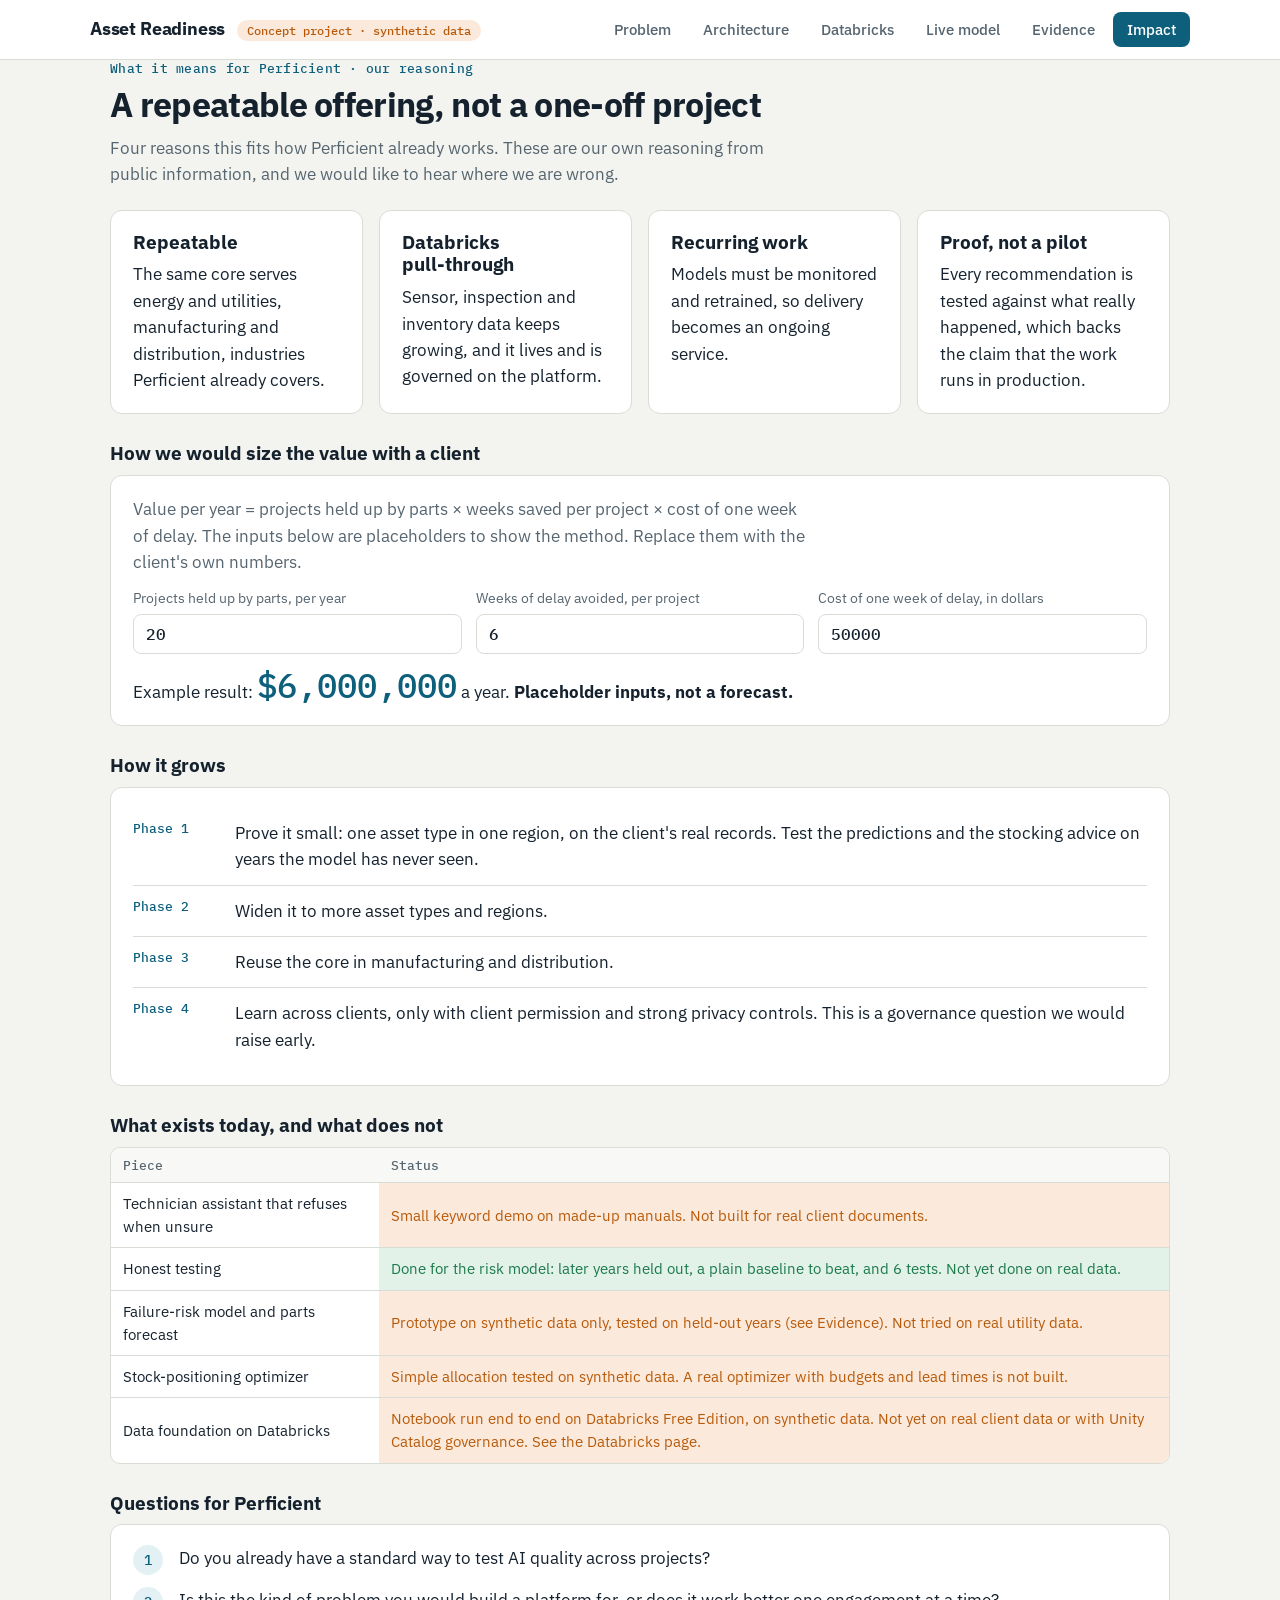
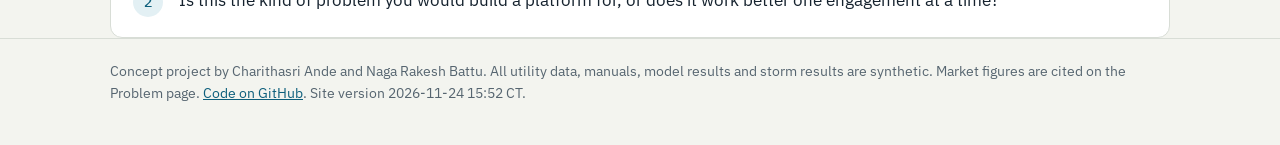
<file: impact.html>
<!DOCTYPE html>
<html lang="en">
<head>
<meta charset="utf-8">
<meta name="viewport" content="width=device-width, initial-scale=1">
<title>Impact · Asset Readiness</title>
<meta name="description" content="Asset Readiness: a concept project that predicts which grid equipment will fail and where to keep spare parts. Synthetic data, tested code.">
<link rel="preconnect" href="https://fonts.googleapis.com">
<link rel="preconnect" href="https://fonts.gstatic.com" crossorigin>
<link href="https://fonts.googleapis.com/css2?family=IBM+Plex+Mono:wght@400;500&family=IBM+Plex+Sans:wght@400;500;600;700&display=swap" rel="stylesheet">
<link rel="icon" href="data:image/svg+xml,%3Csvg xmlns=%27http://www.w3.org/2000/svg%27 viewBox=%270 0 32 32%27%3E%3Crect width=%2732%27 height=%2732%27 rx=%277%27 fill=%27%230d5f7c%27/%3E%3Cpath d=%27M8 22 L16 8 L24 22 M11 17 H21%27 stroke=%27white%27 stroke-width=%273%27 fill=%27none%27 stroke-linecap=%27round%27 stroke-linejoin=%27round%27/%3E%3C/svg%3E">
<meta property="og:title" content="Asset Readiness">
<meta property="og:description" content="The right part, in the right place, before it breaks. A concept project on synthetic data.">
<link rel="stylesheet" href="site.css?v=202611241552">
</head>
<body>
<a class="skip" href="#main">Skip to content</a>
<header class="top"><div class="wrap bar">
  <a class="brand" href="index.html"><b>Asset Readiness</b><span class="tag">Concept project · synthetic data</span></a>
  <nav aria-label="Pages"><a href="index.html">Problem</a><a href="architecture.html">Architecture</a><a href="databricks.html">Databricks</a><a href="live.html">Live model</a><a href="evidence.html">Evidence</a><a href="impact.html" aria-current="page">Impact</a></nav>
</div></header>
<main class="wrap" id="main">

<p class="eyebrow">What it means for Perficient · our reasoning</p>
<h2>A repeatable offering, not a one-off project</h2>
<p class="lede">Four reasons this fits how Perficient already works. These are our own reasoning from public information, and we would like to hear where we are wrong.</p>
<div class="grid g4">
  <div class="card"><h3>Repeatable</h3><p>The same core serves energy and utilities, manufacturing and distribution, industries Perficient already covers.</p></div>
  <div class="card"><h3>Databricks pull-through</h3><p>Sensor, inspection and inventory data keeps growing, and it lives and is governed on the platform.</p></div>
  <div class="card"><h3>Recurring work</h3><p>Models must be monitored and retrained, so delivery becomes an ongoing service.</p></div>
  <div class="card"><h3>Proof, not a pilot</h3><p>Every recommendation is tested against what really happened, which backs the claim that the work runs in production.</p></div>
</div>
<h3 class="sec">How we would size the value with a client</h3>
<div class="card">
  <p class="lede" style="margin-bottom:6px">Value per year = projects held up by parts × weeks saved per project × cost of one week of delay. The inputs below are placeholders to show the method. Replace them with the client's own numbers.</p>
  <div class="calc">
    <div><label for="c1">Projects held up by parts, per year</label><input id="c1" type="number" min="0" value="20" inputmode="numeric"></div>
    <div><label for="c2">Weeks of delay avoided, per project</label><input id="c2" type="number" min="0" value="6" inputmode="numeric"></div>
    <div><label for="c3">Cost of one week of delay, in dollars</label><input id="c3" type="number" min="0" value="50000" inputmode="numeric"></div>
  </div>
  <p>Example result: <span class="big-n" id="val">$6,000,000</span> a year. <b>Placeholder inputs, not a forecast.</b></p>
</div>
<h3 class="sec">How it grows</h3>
<div class="card">
  <div class="phase"><b>Phase 1</b><p>Prove it small: one asset type in one region, on the client's real records. Test the predictions and the stocking advice on years the model has never seen.</p></div>
  <div class="phase"><b>Phase 2</b><p>Widen it to more asset types and regions.</p></div>
  <div class="phase"><b>Phase 3</b><p>Reuse the core in manufacturing and distribution.</p></div>
  <div class="phase"><b>Phase 4</b><p>Learn across clients, only with client permission and strong privacy controls. This is a governance question we would raise early.</p></div>
</div>
<h3 class="sec">What exists today, and what does not</h3>
<div class="tblwrap wrapcell"><table>
  <tr><th>Piece</th><th>Status</th></tr>
  <tr><td>Technician assistant that refuses when unsure</td><td class="warnc">Small keyword demo on made-up manuals. Not built for real client documents.</td></tr>
  <tr><td>Honest testing</td><td class="ok">Done for the risk model: later years held out, a plain baseline to beat, and 6 tests. Not yet done on real data.</td></tr>
  <tr><td>Failure-risk model and parts forecast</td><td class="warnc">Prototype on synthetic data only, tested on held-out years (see Evidence). Not tried on real utility data.</td></tr>
  <tr><td>Stock-positioning optimizer</td><td class="warnc">Simple allocation tested on synthetic data. A real optimizer with budgets and lead times is not built.</td></tr>
  <tr><td>Data foundation on Databricks</td><td class="warnc">Notebook run end to end on Databricks Free Edition, on synthetic data. Not yet on real client data or with Unity Catalog governance. See the Databricks page.</td></tr>
</table></div>
<h3 class="sec">Questions for Perficient</h3>
<div class="card"><ol class="steps">
  <li><p>Do you already have a standard way to test AI quality across projects?</p></li>
  <li><p>Is this the kind of problem you would build a platform for, or does it work better one engagement at a time?</p></li>
</ol></div>

</main>
<footer><div class="wrap">Concept project by Charithasri Ande and Naga Rakesh Battu. All utility data, manuals, model results and storm results are synthetic. Market figures are cited on the Problem page. <a href="https://github.com/Naga-Rakesh-Battu/Asset-readiness" target="_blank" rel="noopener">Code on GitHub</a>. Site version 2026-11-24 15:52 CT.</div></footer>

<script src="site.js?v=202611241552"></script>
</body>
</html>
</file>
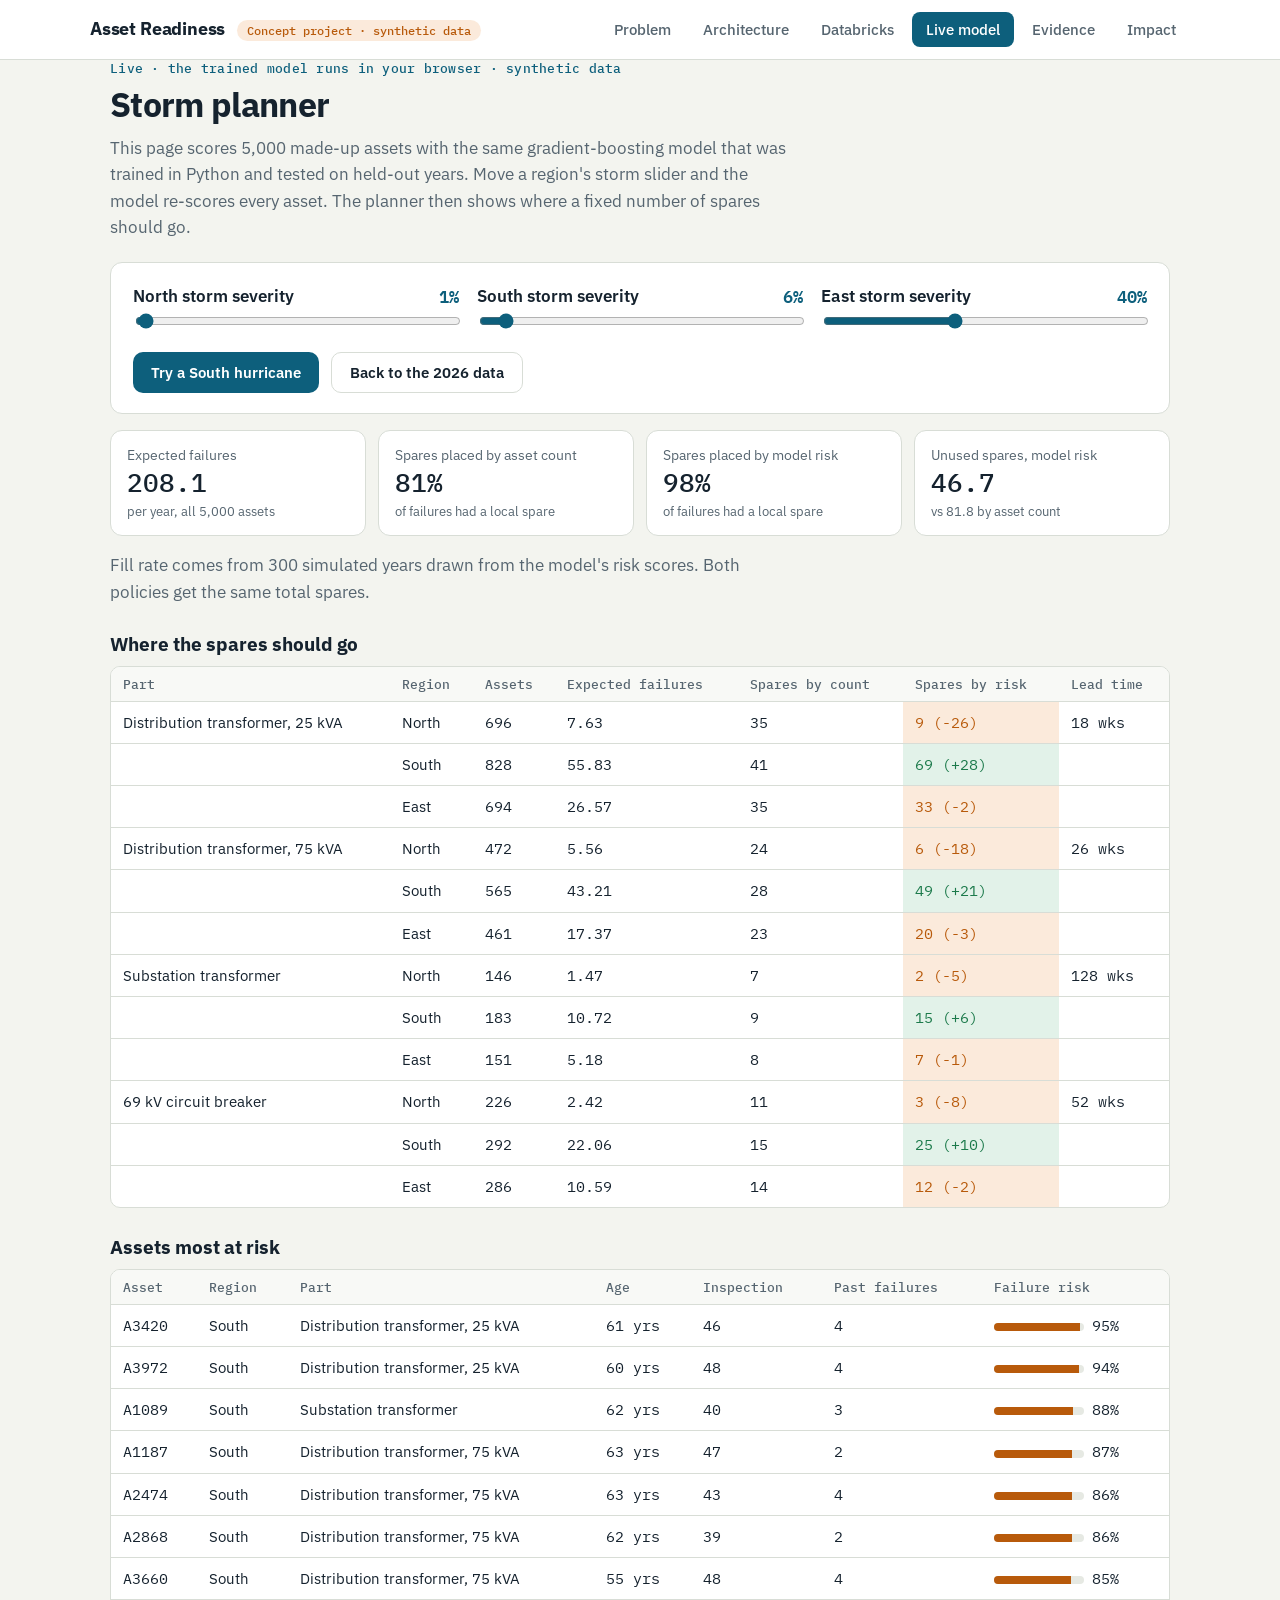
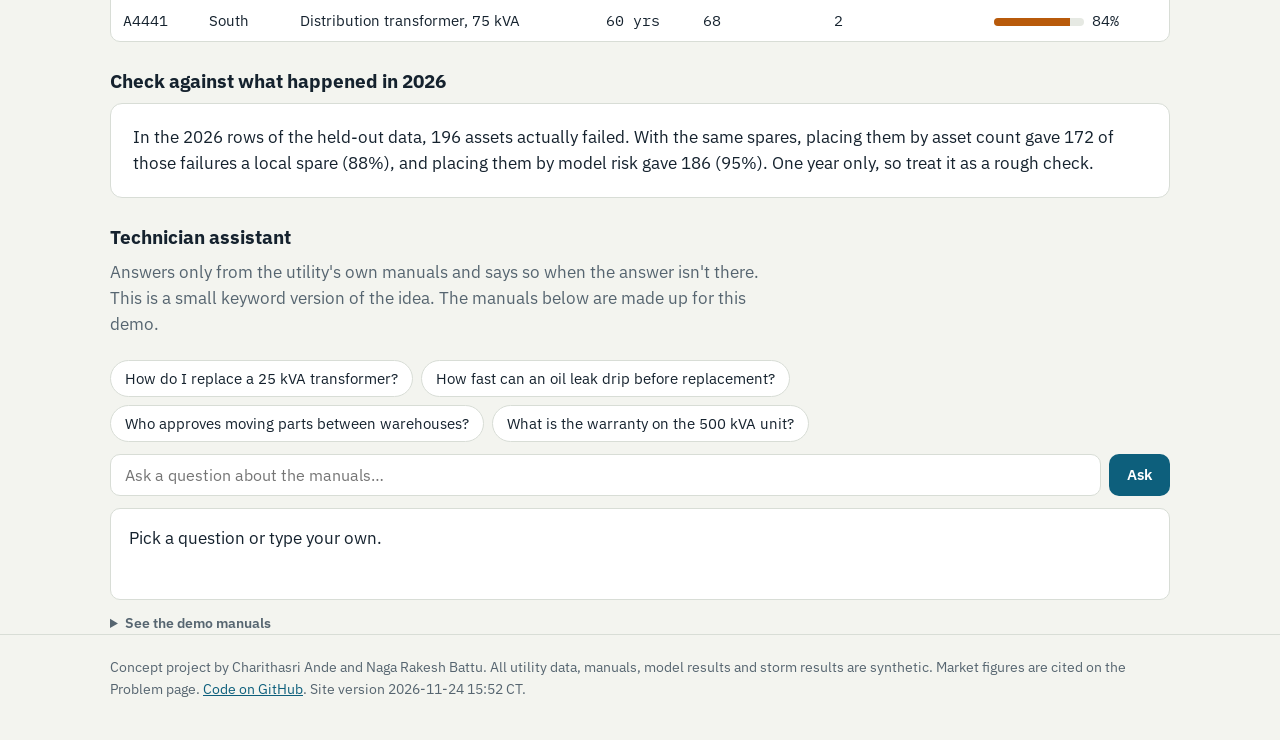
<file: live.html>
<!DOCTYPE html>
<html lang="en">
<head>
<meta charset="utf-8">
<meta name="viewport" content="width=device-width, initial-scale=1">
<title>Live model · Asset Readiness</title>
<meta name="description" content="Asset Readiness: a concept project that predicts which grid equipment will fail and where to keep spare parts. Synthetic data, tested code.">
<link rel="preconnect" href="https://fonts.googleapis.com">
<link rel="preconnect" href="https://fonts.gstatic.com" crossorigin>
<link href="https://fonts.googleapis.com/css2?family=IBM+Plex+Mono:wght@400;500&family=IBM+Plex+Sans:wght@400;500;600;700&display=swap" rel="stylesheet">
<link rel="icon" href="data:image/svg+xml,%3Csvg xmlns=%27http://www.w3.org/2000/svg%27 viewBox=%270 0 32 32%27%3E%3Crect width=%2732%27 height=%2732%27 rx=%277%27 fill=%27%230d5f7c%27/%3E%3Cpath d=%27M8 22 L16 8 L24 22 M11 17 H21%27 stroke=%27white%27 stroke-width=%273%27 fill=%27none%27 stroke-linecap=%27round%27 stroke-linejoin=%27round%27/%3E%3C/svg%3E">
<meta property="og:title" content="Asset Readiness">
<meta property="og:description" content="The right part, in the right place, before it breaks. A concept project on synthetic data.">
<link rel="stylesheet" href="site.css?v=202611241552">
</head>
<body>
<a class="skip" href="#main">Skip to content</a>
<header class="top"><div class="wrap bar">
  <a class="brand" href="index.html"><b>Asset Readiness</b><span class="tag">Concept project · synthetic data</span></a>
  <nav aria-label="Pages"><a href="index.html">Problem</a><a href="architecture.html">Architecture</a><a href="databricks.html">Databricks</a><a href="live.html" aria-current="page">Live model</a><a href="evidence.html">Evidence</a><a href="impact.html">Impact</a></nav>
</div></header>
<main class="wrap" id="main">

<p class="eyebrow">Live · the trained model runs in your browser · synthetic data</p>
<h2>Storm planner</h2>
<p class="lede">This page scores 5,000 made-up assets with the same gradient-boosting model that was trained in Python and tested on held-out years. Move a region's storm slider and the model re-scores every asset. The planner then shows where a fixed number of spares should go.</p>
<div class="card"><div class="ctl">
  <div><label for="sl-North">North storm severity <span class="mono" id="sv-North"></span></label><input id="sl-North" type="range" min="0" max="100" step="1" value="10"></div>
  <div><label for="sl-South">South storm severity <span class="mono" id="sv-South"></span></label><input id="sl-South" type="range" min="0" max="100" step="1" value="30"></div>
  <div><label for="sl-East">East storm severity <span class="mono" id="sv-East"></span></label><input id="sl-East" type="range" min="0" max="100" step="1" value="15"></div>
</div>
<div class="cta" style="margin-top:16px"><button class="btn" id="hurr" type="button">Try a South hurricane</button><button class="btn ghost" id="reset" type="button">Back to the 2026 data</button></div></div>
<div class="kpis" id="kpis"></div>
<p class="lede" style="margin-bottom:0">Fill rate comes from 300 simulated years drawn from the model's risk scores. Both policies get the same total spares.</p>
<h3 class="sec">Where the spares should go</h3>
<div class="tblwrap"><table id="matrix" aria-label="Spares by part and region"></table></div>
<h3 class="sec">Assets most at risk</h3>
<div class="tblwrap"><table id="assets" aria-label="Assets by risk"></table></div>
<h3 class="sec">Check against what happened in 2026</h3>
<div class="card"><p id="replay"></p></div>

<h3 class="sec">Technician assistant</h3>
<p class="lede">Answers only from the utility's own manuals and says so when the answer isn't there. This is a small keyword version of the idea. The manuals below are made up for this demo.</p>
<div class="qrow" id="qchips"></div>
<form class="qin" id="qform"><input id="qtext" type="text" maxlength="160" placeholder="Ask a question about the manuals…" aria-label="Question for the technician assistant"><button class="btn" type="submit">Ask</button></form>
<div class="answer" id="answer" aria-live="polite">Pick a question or type your own.</div>
<details class="manuals"><summary>See the demo manuals</summary><ul id="manuals"></ul></details>

</main>
<footer><div class="wrap">Concept project by Charithasri Ande and Naga Rakesh Battu. All utility data, manuals, model results and storm results are synthetic. Market figures are cited on the Problem page. <a href="https://github.com/Naga-Rakesh-Battu/Asset-readiness" target="_blank" rel="noopener">Code on GitHub</a>. Site version 2026-11-24 15:52 CT.</div></footer>
<script src="data.js?v=202611241552"></script>
<script src="site.js?v=202611241552"></script>
</body>
</html>
</file>
<file: site.css>
/* Layout idea: a calm operations-room console, light for projectors; one job per page. */
:root{
  --paper:#f3f4ef; --panel:#ffffff; --ink:#15222e; --muted:#566570; --line:#d8ddd6;
  --accent:#0d5f7c; --accent-soft:#e3f0f4;
  --good:#1c7a4b; --good-soft:#e2f2e9; --warn:#b85a0b; --warn-soft:#fbeadb; --bad:#b3261e; --bad-soft:#f8e3e1;
  --sans:"IBM Plex Sans",system-ui,-apple-system,"Segoe UI",Roboto,Arial,sans-serif;
  --mono:"IBM Plex Mono",ui-monospace,SFMono-Regular,Menlo,Consolas,monospace;
  color-scheme:light;
}
*{box-sizing:border-box}
html,body{margin:0}
body{background:var(--paper);color:var(--ink);font:400 16.5px/1.6 var(--sans);-webkit-font-smoothing:antialiased}
a{color:var(--accent)}
:focus-visible{outline:2px solid var(--accent);outline-offset:3px;border-radius:4px}
.wrap{max-width:1100px;margin:0 auto;padding:0 20px}
h1,h2,h3{text-wrap:balance;line-height:1.2;margin:0}
p{margin:0}
.mono{font-family:var(--mono);font-variant-numeric:tabular-nums}
header.top{background:var(--panel);border-bottom:1px solid var(--line);position:sticky;top:0;z-index:10}
.bar{display:flex;align-items:center;justify-content:space-between;gap:16px;flex-wrap:wrap;padding:12px 0}
.brand{display:flex;align-items:baseline;gap:12px;flex-wrap:wrap;text-decoration:none;color:var(--ink)}
.brand b{font-size:18px;font-weight:700;letter-spacing:-.01em}
.tag{font:500 12px var(--mono);padding:3px 10px;border-radius:999px;background:var(--warn-soft);color:var(--warn);white-space:nowrap}
nav{display:flex;gap:4px;overflow-x:auto;scrollbar-width:none}
nav::-webkit-scrollbar{display:none}
nav a{font:500 14.5px var(--sans);color:var(--muted);padding:8px 14px;border-radius:8px;white-space:nowrap;text-decoration:none}
nav a:hover{background:var(--accent-soft);color:var(--ink)}
nav a[aria-current="page"]{background:var(--accent);color:#fff}
main{padding:30px 0 56px}
.eyebrow{font:500 12.5px var(--mono);color:var(--accent);margin:0 0 8px;letter-spacing:.02em}
h2{font-size:clamp(24px,3.4vw,34px);letter-spacing:-.02em;margin:0 0 10px}
h3{font-size:19px;margin:0 0 8px}
h3.sec{margin:28px 0 10px}
.lede{color:var(--muted);max-width:68ch;margin:0 0 22px}
.card{background:var(--panel);border:1px solid var(--line);border-radius:12px;padding:20px 22px}
.grid{display:grid;gap:16px}
.g3{grid-template-columns:repeat(3,1fr)}.g2{grid-template-columns:1fr 1fr}.g4{grid-template-columns:repeat(4,1fr)}
.statement{background:var(--ink);color:#f1f5f7;border-radius:14px;padding:28px 30px;margin:0 0 20px}
.statement .eyebrow{color:#9fd6e6}
.statement p.big{font-size:clamp(21px,2.9vw,30px);line-height:1.35;font-weight:600;letter-spacing:-.01em;max-width:30em;text-wrap:balance}
.stat b{display:block;font:500 38px/1.1 var(--mono);color:var(--accent);margin-bottom:6px}
.stat span{display:block;color:var(--muted);font-size:15px}
.stat small{display:block;margin-top:8px;color:var(--muted);font-size:12.5px}
.steps{counter-reset:s;list-style:none;margin:0;padding:0;display:grid;gap:12px}
.steps li{counter-increment:s;display:grid;grid-template-columns:34px 1fr;gap:12px;align-items:start}
.steps li::before{content:counter(s);font:500 14px var(--mono);width:30px;height:30px;border-radius:50%;background:var(--accent-soft);color:var(--accent);display:grid;place-items:center}
.note{border-left:4px solid var(--warn);background:var(--warn-soft);padding:14px 18px;border-radius:0 10px 10px 0;margin-top:20px}
.src{font-size:13.5px;color:var(--muted);margin-top:18px}
.src ul{margin:6px 0 0;padding-left:20px}
.cta{display:flex;gap:12px;flex-wrap:wrap;margin-top:22px}
.btn{appearance:none;border:0;background:var(--accent);color:#fff;font:600 14.5px var(--sans);padding:10px 18px;border-radius:10px;cursor:pointer;text-decoration:none;display:inline-block}
.btn.ghost{background:var(--panel);color:var(--ink);border:1px solid var(--line)}
/* architecture */
.layers{display:grid;gap:10px}
.layer{display:grid;grid-template-columns:150px 1fr;gap:14px;align-items:stretch}
.layer>.lab{font:500 12.5px var(--mono);color:var(--muted);display:flex;align-items:center;padding:0 4px}
.blocks{display:flex;gap:10px;flex-wrap:wrap}
.blk{appearance:none;text-align:left;font:500 14.5px/1.35 var(--sans);color:var(--ink);background:var(--panel);border:1px solid var(--line);border-radius:10px;padding:12px 14px;cursor:pointer;flex:1 1 150px;min-width:0}
.blk:hover{border-color:var(--accent)}
.blk[aria-pressed="true"]{border-color:var(--accent);background:var(--accent-soft);box-shadow:inset 0 0 0 1px var(--accent)}
.blk i{display:block;font:500 11.5px var(--mono);font-style:normal;margin-top:6px}
.st-built{color:var(--good)}.st-sim{color:var(--accent)}.st-prop{color:var(--warn)}
.arrow{display:grid;grid-template-columns:150px 1fr;gap:14px;color:var(--muted)}
.arrow span{grid-column:2;font:400 13px var(--mono);padding-left:4px}
.detail{margin-top:16px;min-height:96px}
.legend{display:flex;gap:16px;flex-wrap:wrap;font:400 13px var(--mono);margin-top:14px;color:var(--muted)}
/* live */
.ctl{display:grid;grid-template-columns:repeat(3,1fr);gap:18px}
.ctl label{font-weight:600;display:flex;justify-content:space-between;gap:8px}
.ctl label .mono{color:var(--accent)}
input[type=range]{width:100%;accent-color:var(--accent)}
.kpis{display:grid;grid-template-columns:repeat(4,1fr);gap:12px;margin:16px 0}
.kpi{background:var(--panel);border:1px solid var(--line);border-radius:12px;padding:14px 16px}
.kpi span{display:block;color:var(--muted);font-size:13.5px}
.kpi b{font:500 26px/1.2 var(--mono)}
.kpi small{display:block;color:var(--muted);font-size:12.5px;margin-top:2px}
.tblwrap{overflow-x:auto;border:1px solid var(--line);border-radius:10px;background:var(--panel)}
table{border-collapse:collapse;width:100%;font-size:14.5px}
th,td{padding:9px 12px;text-align:left;border-bottom:1px solid var(--line);white-space:nowrap}
th{font:500 12.5px var(--mono);color:var(--muted);background:#f8f9f6}
tr:last-child td{border-bottom:0}
td.cell{font-family:var(--mono);font-variant-numeric:tabular-nums}
.ok{color:var(--good);background:var(--good-soft)}
.short{color:var(--bad);background:var(--bad-soft);font-weight:500}
.warnc{color:var(--warn);background:var(--warn-soft)}
.wrapcell th,.wrapcell td{white-space:normal}
.riskbar{display:inline-block;width:90px;height:8px;border-radius:4px;background:#e6e9e3;vertical-align:middle;margin-right:8px;overflow:hidden}
.riskbar i{display:block;height:100%;background:var(--warn)}
.qrow{display:flex;gap:8px;flex-wrap:wrap;margin:0 0 12px}
.chip{appearance:none;font:400 14.5px var(--sans);padding:8px 14px;border-radius:999px;border:1px solid var(--line);background:var(--panel);cursor:pointer;color:var(--ink)}
.chip:hover{border-color:var(--accent)}
.chip[aria-pressed="true"]{border-color:var(--accent);background:var(--accent-soft)}
.qin{display:flex;gap:8px}
.qin input{flex:1;min-width:0;font:400 15.5px var(--sans);padding:10px 14px;border:1px solid var(--line);border-radius:10px;background:var(--panel);color:var(--ink)}
.answer{margin-top:12px;padding:16px 18px;border-radius:10px;border:1px solid var(--line);background:var(--panel);min-height:92px}
.answer.refuse{border-color:var(--warn);background:var(--warn-soft)}
.answer .src2{font:400 13px var(--mono);color:var(--muted);margin-top:8px}
.manuals{font-size:14px;color:var(--muted);margin-top:12px}
details summary{cursor:pointer;font-weight:600}
/* impact */
.big-n{font:500 34px/1.15 var(--mono);color:var(--accent)}
.calc{display:grid;grid-template-columns:repeat(3,1fr);gap:14px;margin:12px 0}
.calc label{display:block;font-size:14px;color:var(--muted);margin-bottom:4px}
.calc input{width:100%;font:500 16px var(--mono);padding:9px 12px;border:1px solid var(--line);border-radius:8px;background:var(--panel);color:var(--ink)}
.phase{display:grid;grid-template-columns:90px 1fr;gap:12px;padding:12px 0;border-bottom:1px solid var(--line)}
.phase:last-child{border-bottom:0}
.phase b{font:500 13px var(--mono);color:var(--accent)}
footer{padding:22px 0 40px;color:var(--muted);font-size:13.5px;border-top:1px solid var(--line)}
@media (max-width:900px){
  .g3,.g4{grid-template-columns:1fr 1fr}.g2{grid-template-columns:1fr}
  .kpis{grid-template-columns:1fr 1fr}.ctl{grid-template-columns:1fr}
  .layer,.arrow{grid-template-columns:1fr}.arrow span{grid-column:1}
  .calc{grid-template-columns:1fr}
}
@media (max-width:560px){
  body{font-size:16px}.g3,.g4{grid-template-columns:1fr}.statement{padding:22px 20px}
}
@media (prefers-reduced-motion:reduce){*{transition:none!important;animation:none!important}}

.fig{margin:0;padding:14px 16px}.fig .chart{display:block;max-width:100%;height:auto}.fig figcaption{margin-top:10px;color:var(--muted);font-size:14.5px;line-height:1.5}

.skip{position:absolute;left:-999px;top:8px;background:var(--accent);color:#fff;padding:8px 14px;border-radius:8px;z-index:20}
.skip:focus{left:12px}
@media print{header.top,.cta,.skip{display:none}body{background:#fff}.card,.statement{break-inside:avoid}main{padding:0}}
</file>
